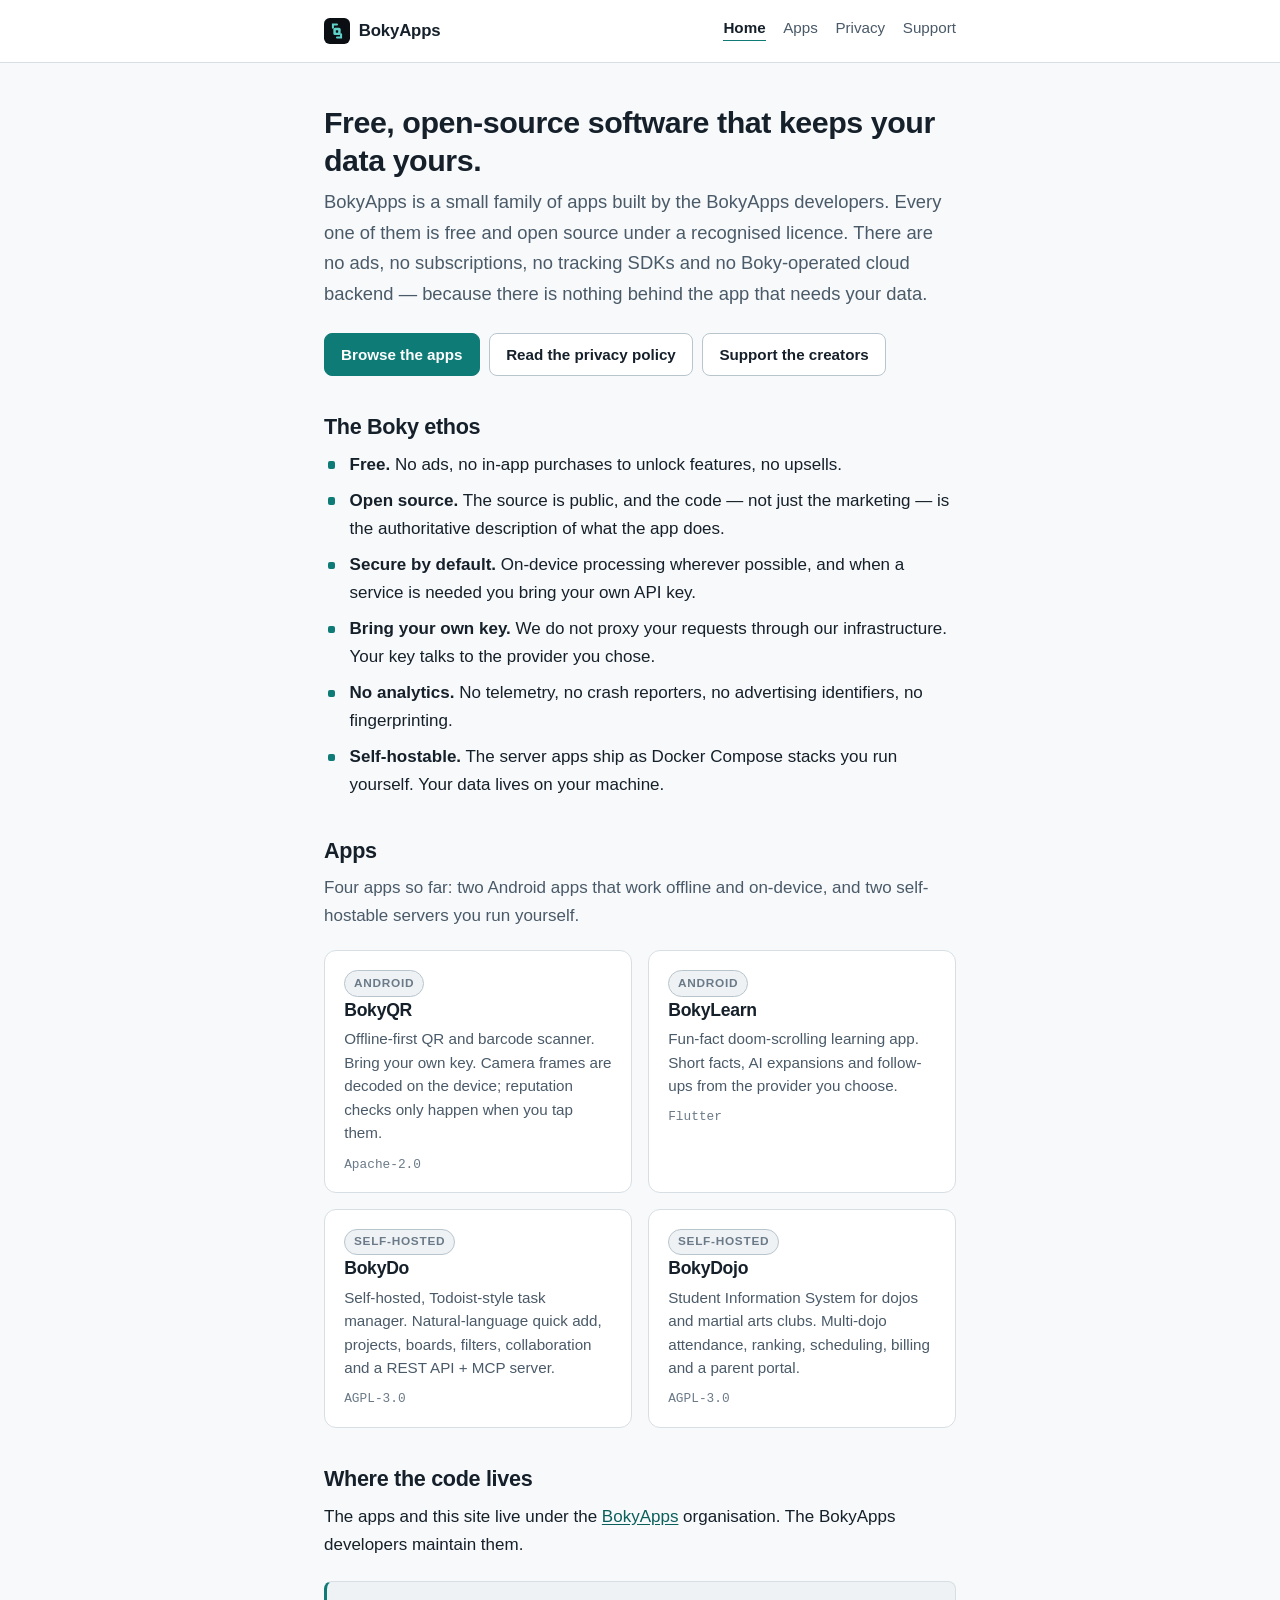
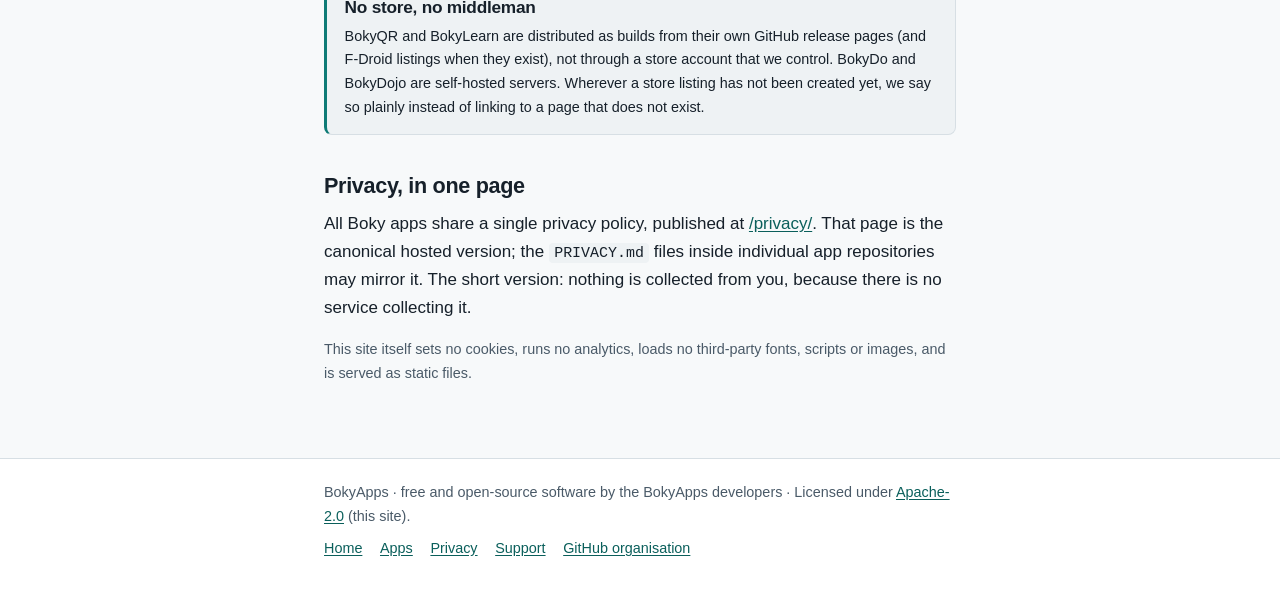
<file: index.html>
<!DOCTYPE html>
<html lang="en">
<head>
<meta charset="utf-8">
<meta name="viewport" content="width=device-width, initial-scale=1">
<title>BokyApps — free, open-source apps with no ads and no tracking</title>
<meta name="description" content="BokyApps makes free, open-source, ad-free software: on-device Android apps and self-hostable servers. No ads, no tracking, bring your own key.">
<link rel="icon" href="/assets/favicon.svg" type="image/svg+xml">
<link rel="stylesheet" href="/assets/style.css">
</head>
<body>
<a class="skip-link" href="#main">Skip to main content</a>
<div class="page">

<header class="site-header">
  <div class="wrap">
    <a class="brand" href="/">
      <svg viewBox="0 0 64 64" aria-hidden="true" focusable="false">
        <rect width="64" height="64" rx="14" fill="#0b0f14"/>
        <g fill="none" stroke="#5fd3c9" stroke-width="5" stroke-linecap="round">
          <path d="M22 24V16h10"/><path d="M42 40v8H32"/>
        </g>
        <rect x="23" y="24" width="18" height="18" rx="4" fill="#5fd3c9"/>
        <rect x="29" y="30" width="6" height="6" rx="1.5" fill="#0b0f14"/>
      </svg>
      <span>BokyApps</span>
    </a>
    <nav class="nav" aria-label="Main">
      <ul>
        <li><a href="/" aria-current="page">Home</a></li>
        <li><a href="/#apps">Apps</a></li>
        <li><a href="/privacy/">Privacy</a></li>
        <li><a href="/support/">Support</a></li>
      </ul>
    </nav>
  </div>
</header>

<main id="main">
  <div class="wrap">

    <h1>Free, open-source software that keeps your data yours.</h1>
    <p class="lede">
      BokyApps is a small family of apps built by the BokyApps developers. Every one of them is free
      and open source under a recognised licence. There are no ads, no subscriptions,
      no tracking SDKs and no Boky-operated cloud backend — because there is nothing
      behind the app that needs your data.
    </p>

    <div class="btn-row">
      <a class="btn btn-primary" href="#apps">Browse the apps</a>
      <a class="btn" href="/privacy/">Read the privacy policy</a>
      <a class="btn" href="/support/">Support the creators</a>
    </div>

    <h2 id="ethos">The Boky ethos</h2>
    <ul class="checklist">
      <li><strong>Free.</strong> No ads, no in-app purchases to unlock features, no upsells.</li>
      <li><strong>Open source.</strong> The source is public, and the code — not just the marketing — is the authoritative description of what the app does.</li>
      <li><strong>Secure by default.</strong> On-device processing wherever possible, and when a service is needed you bring your own API key.</li>
      <li><strong>Bring your own key.</strong> We do not proxy your requests through our infrastructure. Your key talks to the provider you chose.</li>
      <li><strong>No analytics.</strong> No telemetry, no crash reporters, no advertising identifiers, no fingerprinting.</li>
      <li><strong>Self-hostable.</strong> The server apps ship as Docker Compose stacks you run yourself. Your data lives on your machine.</li>
    </ul>

    <h2 id="apps">Apps</h2>
    <p class="muted">
      Four apps so far: two Android apps that work offline and on-device, and two
      self-hostable servers you run yourself.
    </p>

    <div class="card-grid">
      <a class="card" href="/apps/bokyqr/">
        <span class="pill">Android</span>
        <h3>BokyQR</h3>
        <p>Offline-first QR and barcode scanner. Bring your own key.
           Camera frames are decoded on the device; reputation checks only happen
           when you tap them.</p>
        <p class="meta">Apache-2.0</p>
      </a>

      <a class="card" href="/apps/bokylearn/">
        <span class="pill">Android</span>
        <h3>BokyLearn</h3>
        <p>Fun-fact doom-scrolling learning app. Short facts, AI expansions and
           follow-ups from the provider you choose.</p>
        <p class="meta">Flutter</p>
      </a>

      <a class="card" href="/apps/bokydo/">
        <span class="pill">Self-hosted</span>
        <h3>BokyDo</h3>
        <p>Self-hosted, Todoist-style task manager. Natural-language quick add,
           projects, boards, filters, collaboration and a REST API + MCP server.</p>
        <p class="meta">AGPL-3.0</p>
      </a>

      <a class="card" href="/apps/bokydojo/">
        <span class="pill">Self-hosted</span>
        <h3>BokyDojo</h3>
        <p>Student Information System for dojos and martial arts clubs.
           Multi-dojo attendance, ranking, scheduling, billing and a parent portal.</p>
        <p class="meta">AGPL-3.0</p>
      </a>
    </div>

    <h2>Where the code lives</h2>
    <p>
      The apps and this site live under the
      <a href="https://github.com/BokyApps" rel="noopener">BokyApps</a> organisation.
      The BokyApps developers maintain them.
    </p>

    <div class="note">
      <h3>No store, no middleman</h3>
      <p class="small">
        BokyQR and BokyLearn are distributed as builds from their own GitHub release
        pages (and F-Droid listings when they exist), not through a store account that
        we control. BokyDo and BokyDojo are self-hosted servers. Wherever a store
        listing has not been created yet, we say so plainly instead of linking to a
        page that does not exist.
      </p>
    </div>

    <h2>Privacy, in one page</h2>
    <p>
      All Boky apps share a single privacy policy, published at
      <a href="/privacy/">/privacy/</a>. That page is the canonical hosted version;
      the <code>PRIVACY.md</code> files inside individual app repositories may mirror
      it. The short version: nothing is collected from you, because there is no
      service collecting it.
    </p>
    <p class="small muted">
      This site itself sets no cookies, runs no analytics, loads no third-party
      fonts, scripts or images, and is served as static files.
    </p>

  </div>
</main>

<footer class="site-footer">
  <div class="wrap">
    <p>
      BokyApps &middot; free and open-source software by the BokyApps developers &middot;
      Licensed under <a href="https://www.apache.org/licenses/LICENSE-2.0" rel="noopener">Apache-2.0</a> (this site).
    </p>
    <ul>
      <li><a href="/">Home</a></li>
      <li><a href="/#apps">Apps</a></li>
      <li><a href="/privacy/">Privacy</a></li>
      <li><a href="/support/">Support</a></li>
      <li><a href="https://github.com/BokyApps" rel="noopener">GitHub organisation</a></li>
    </ul>
  </div>
</footer>

</div>
</body>
</html>
</file>
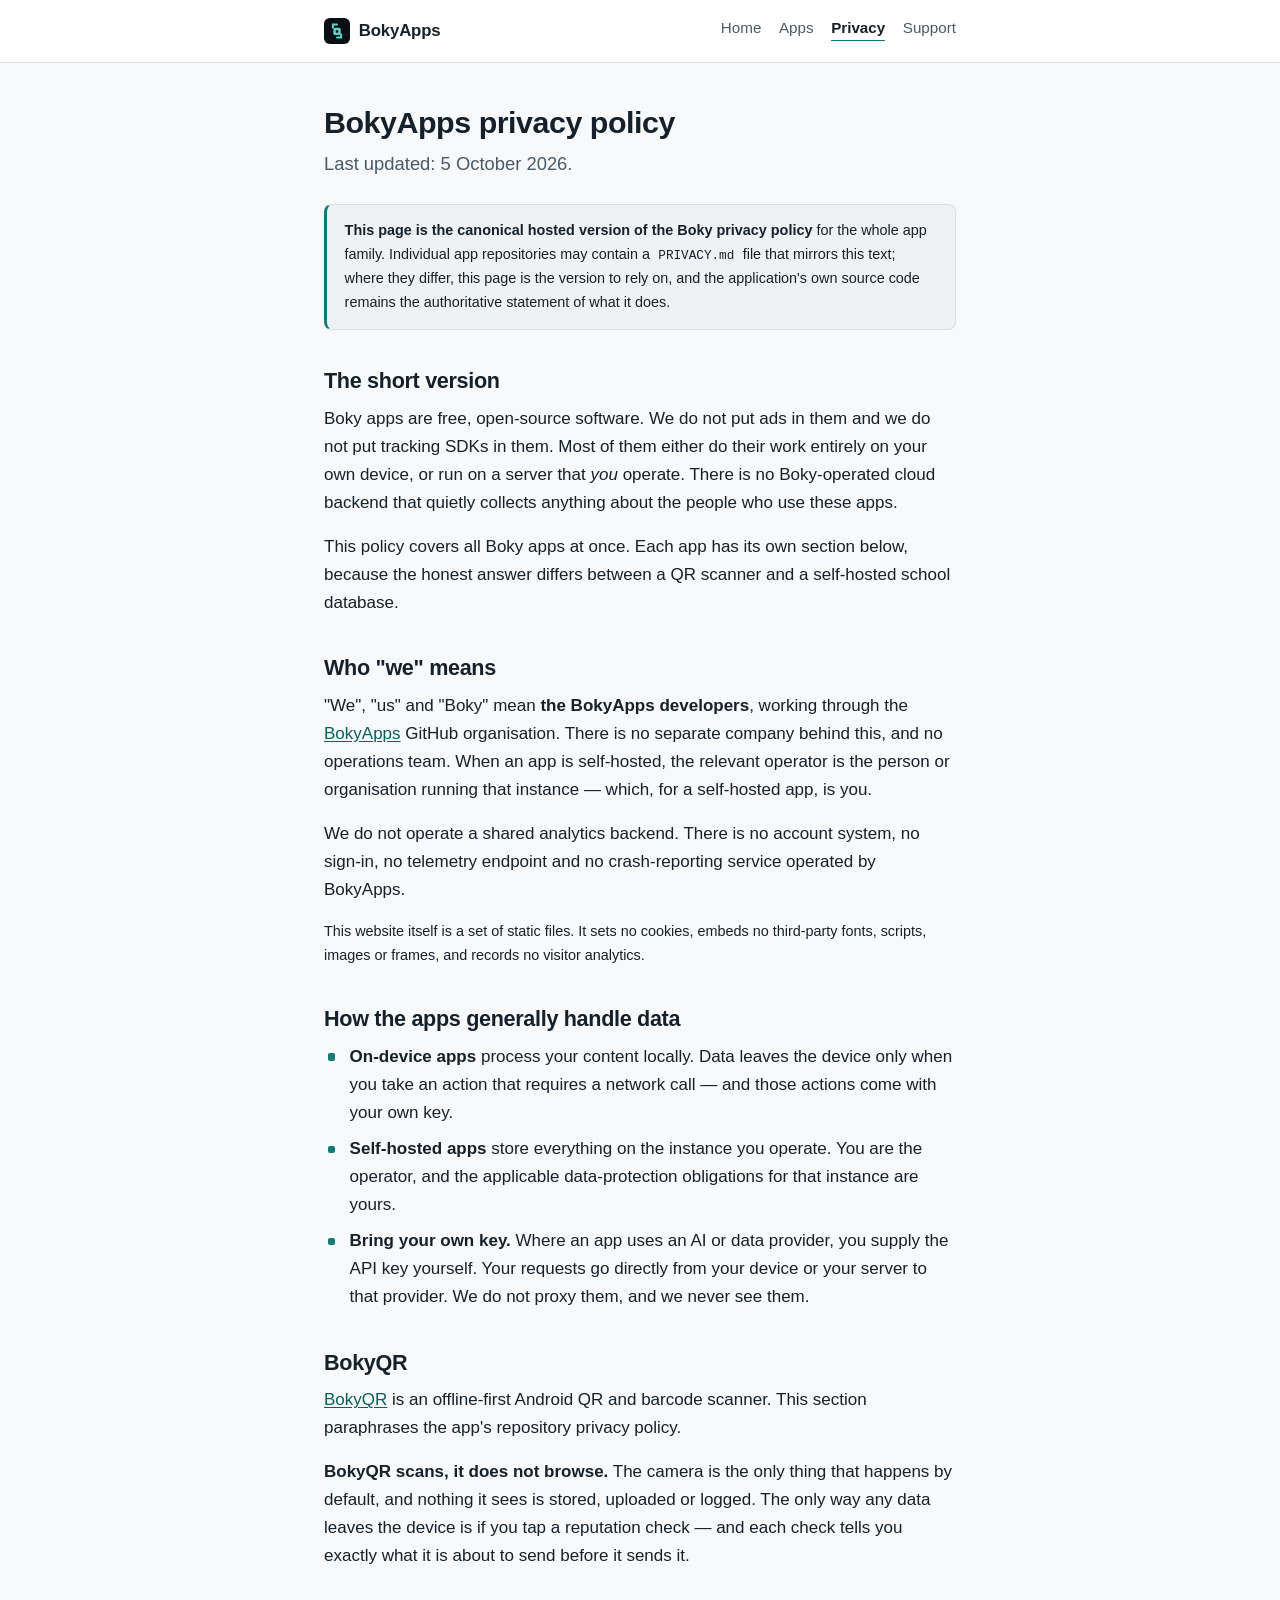
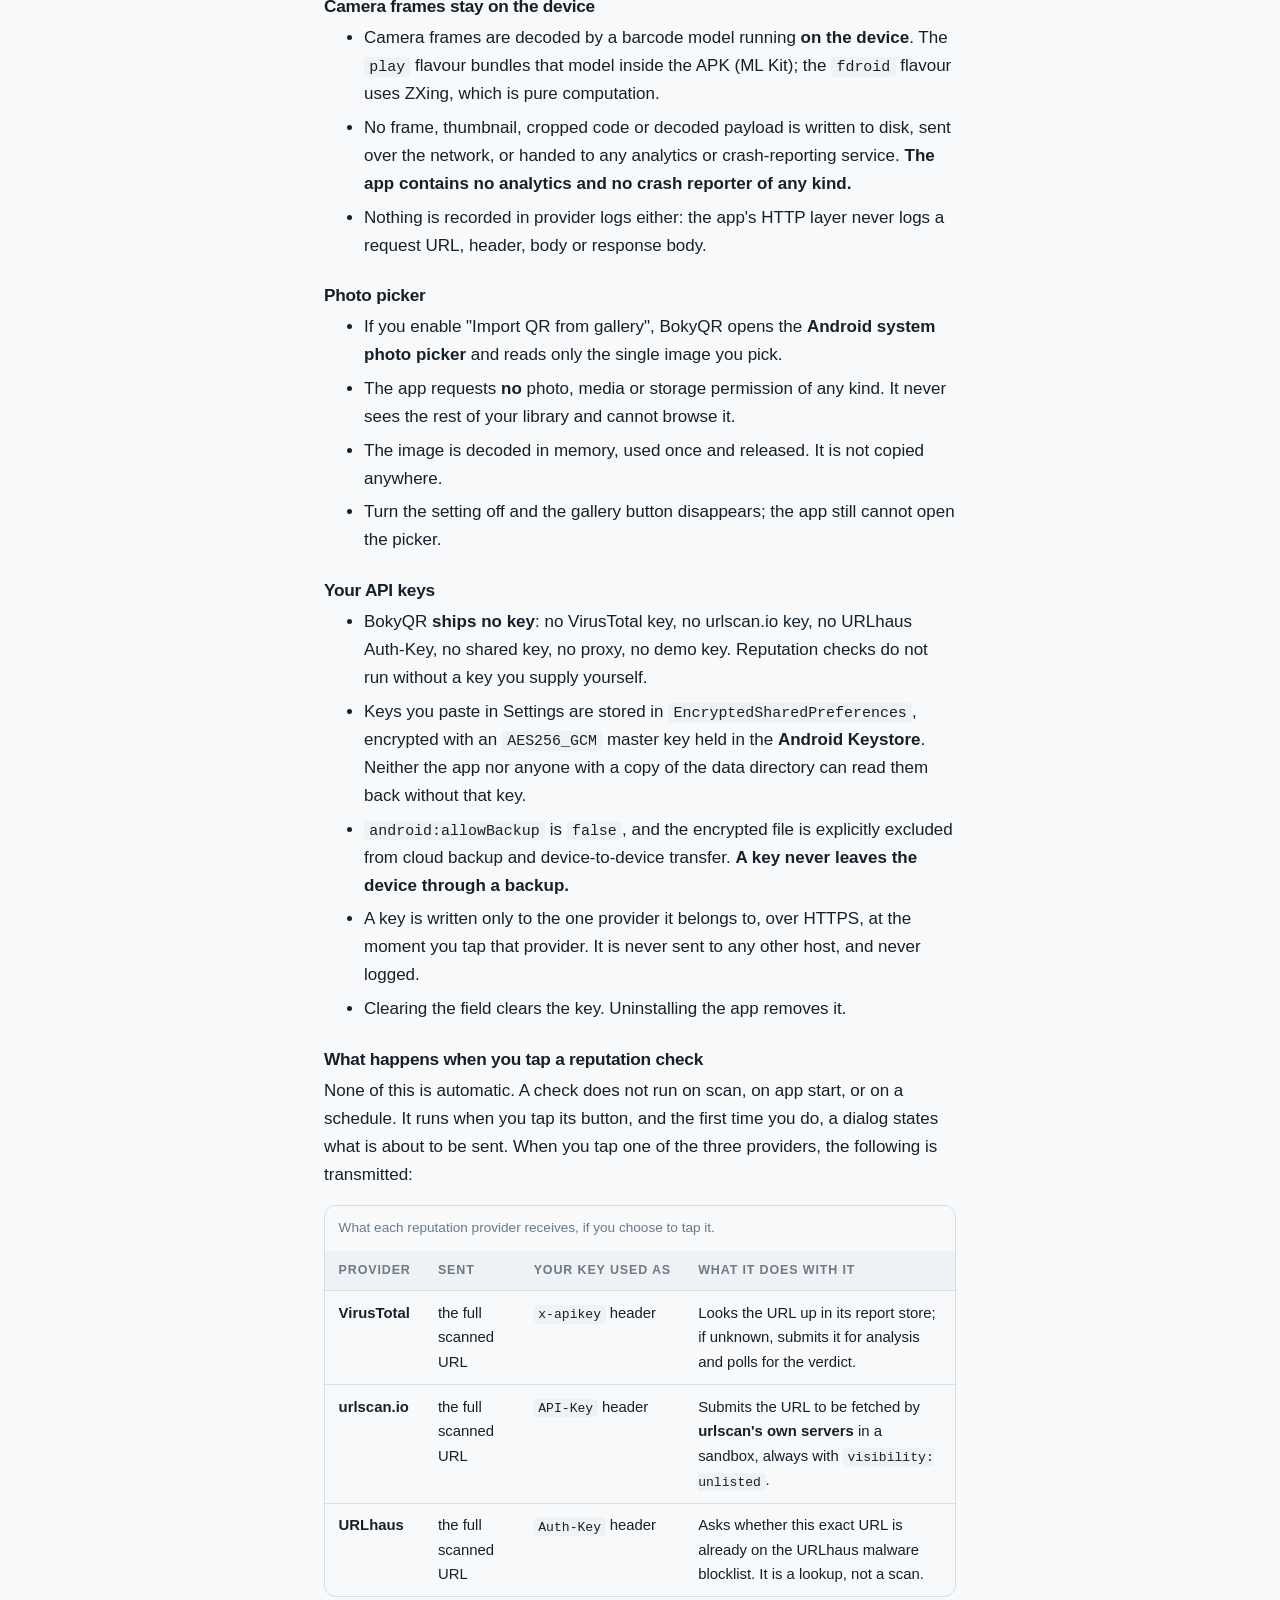
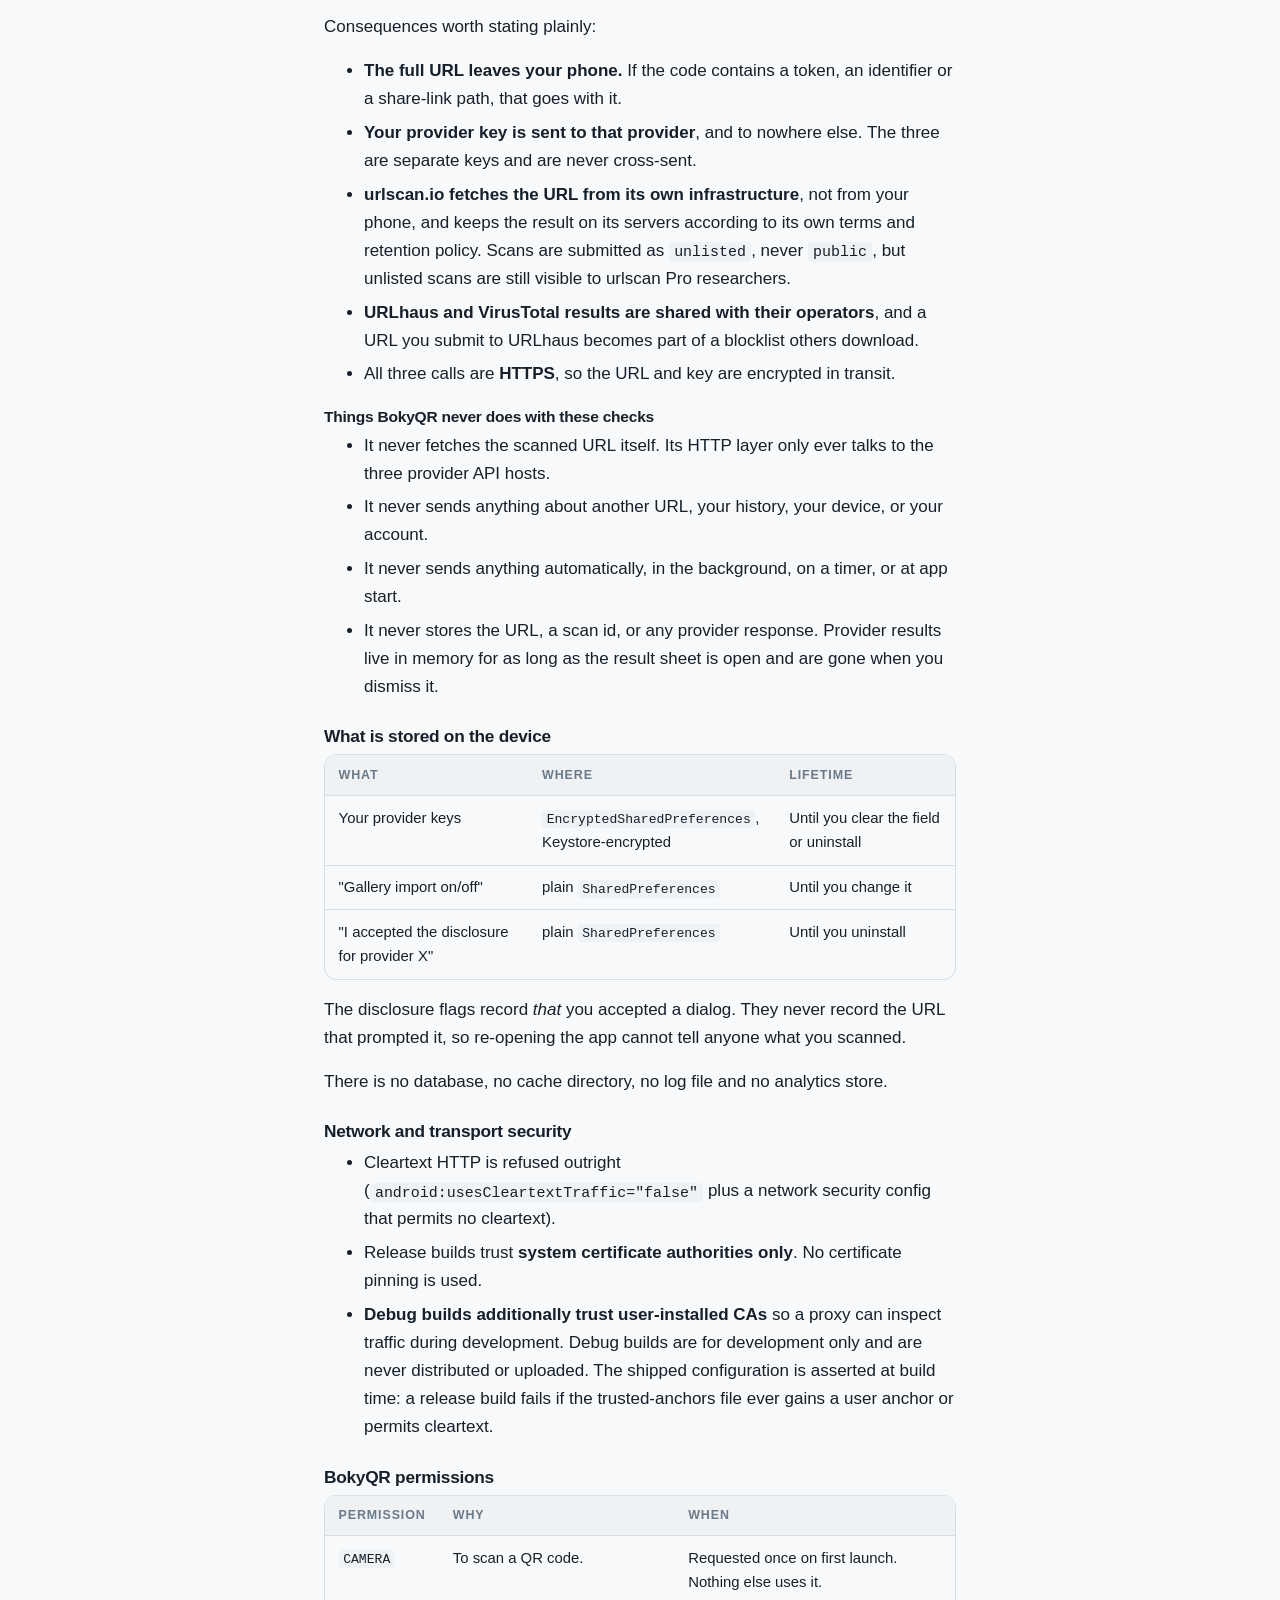
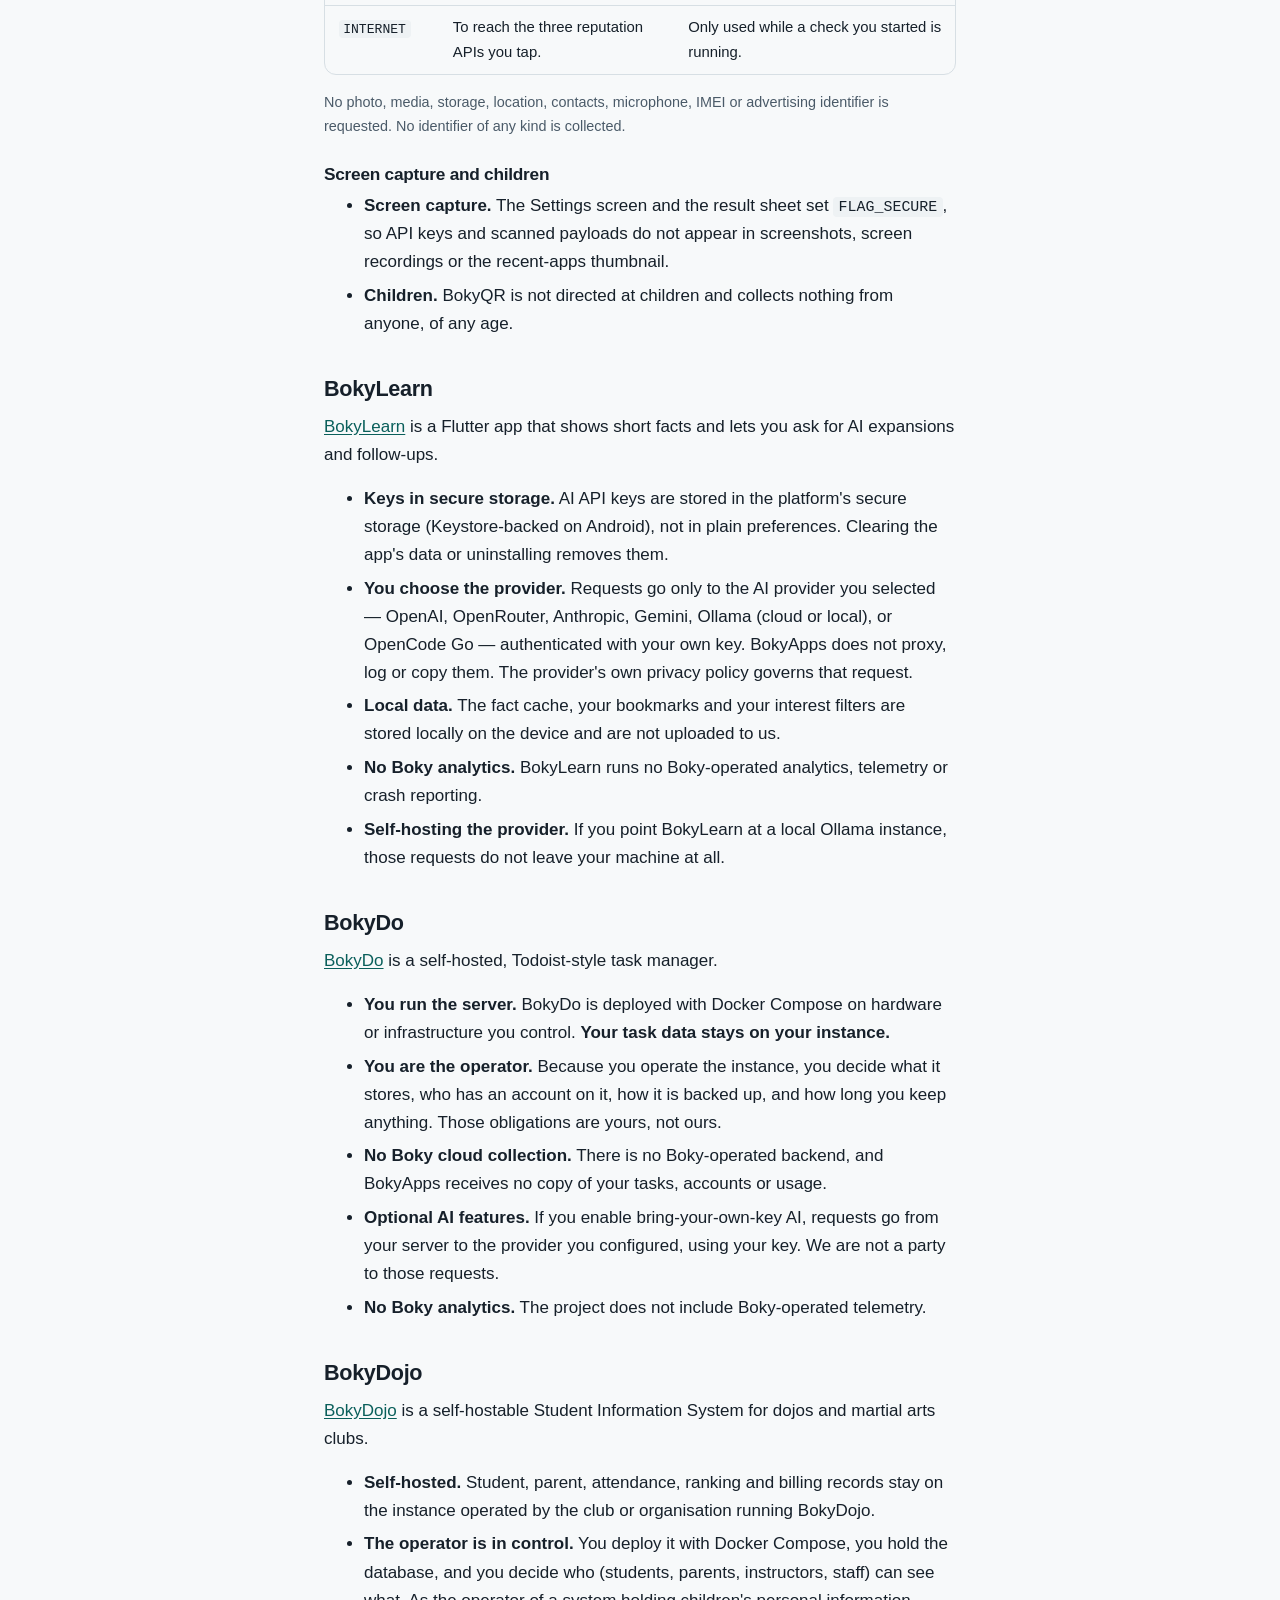
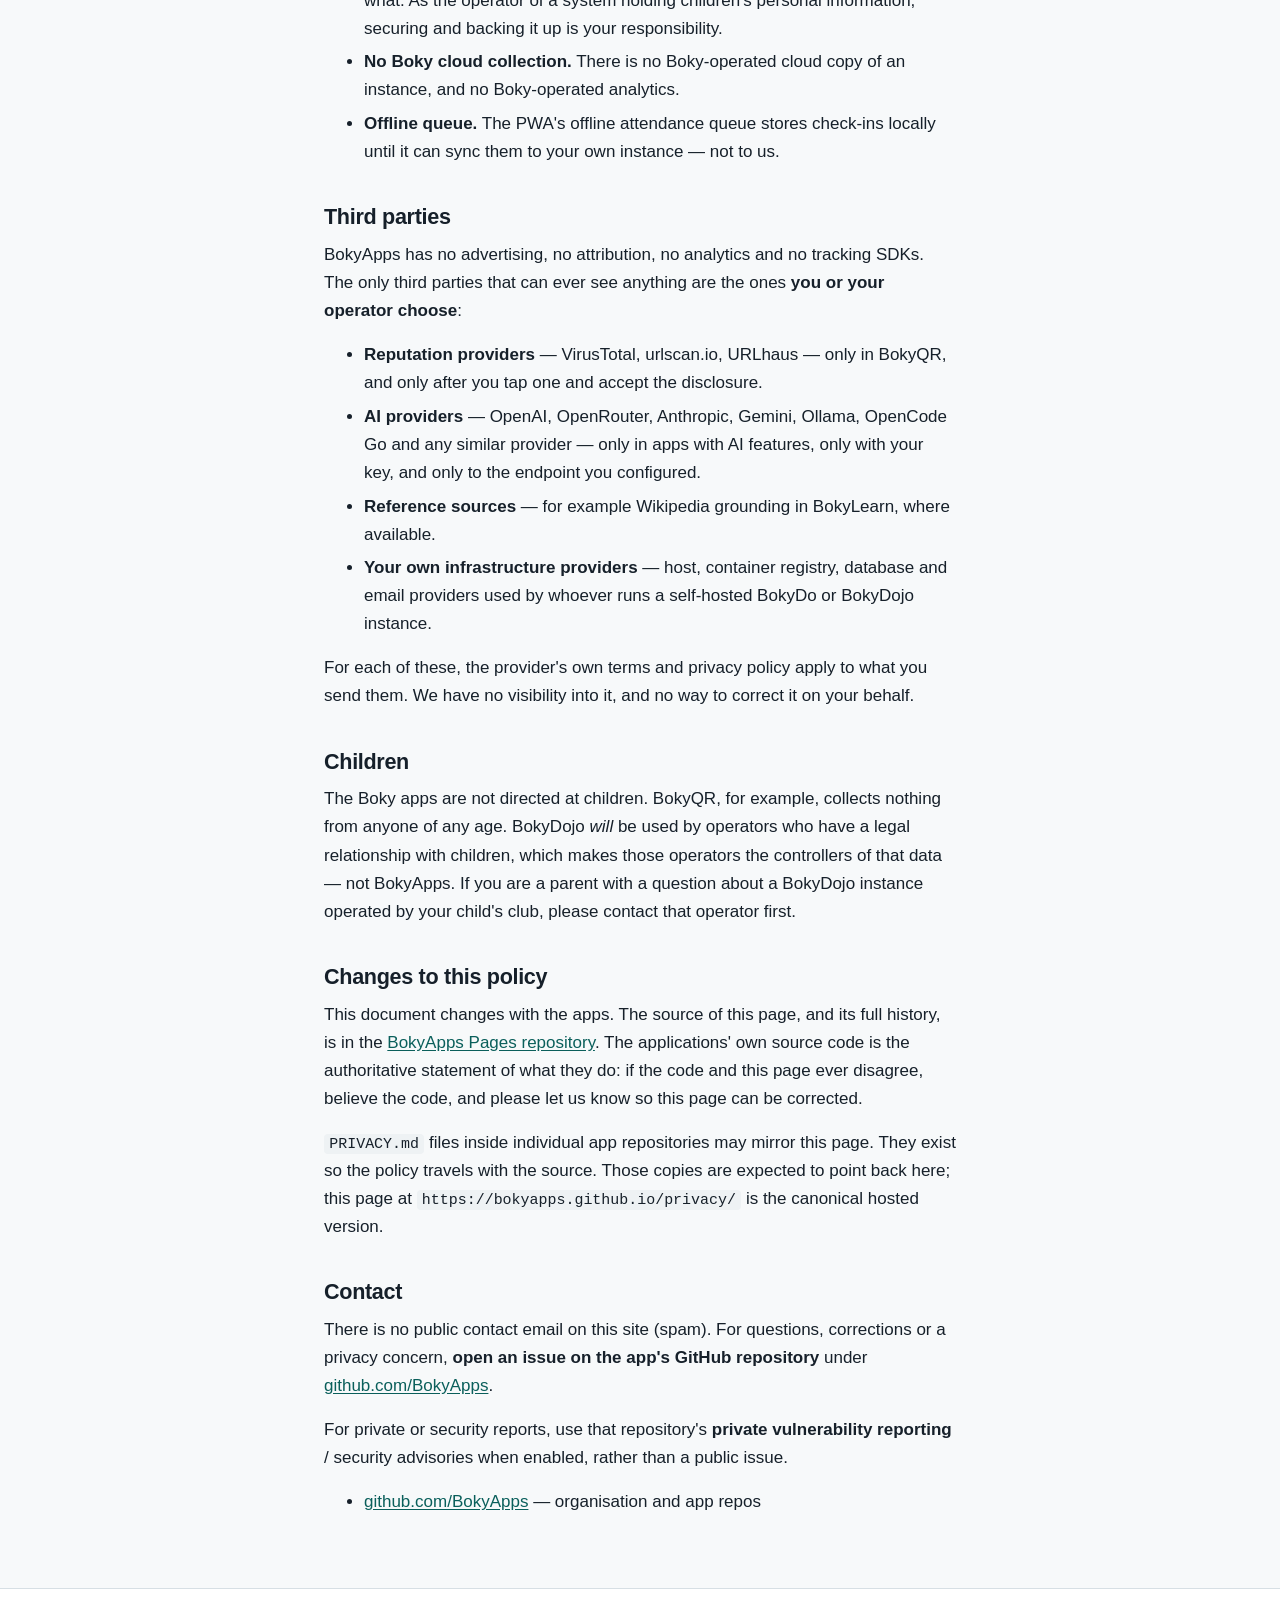
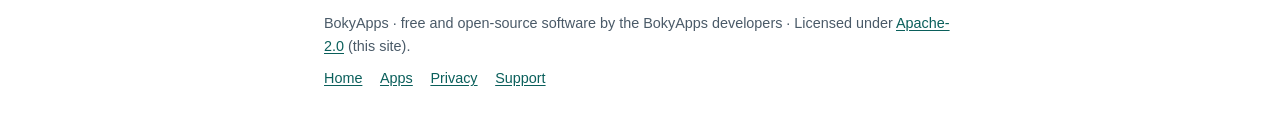
<file: privacy/index.html>
<!DOCTYPE html>
<html lang="en">
<head>
<meta charset="utf-8">
<meta name="viewport" content="width=device-width, initial-scale=1">
<title>Privacy policy — BokyApps</title>
<meta name="description" content="The single privacy policy for all Boky apps: BokyQR, BokyDo, BokyLearn and BokyDojo. No ads, no tracking, no Boky-operated cloud backend.">
<link rel="icon" href="/assets/favicon.svg" type="image/svg+xml">
<link rel="canonical" href="https://bokyapps.github.io/privacy/">
<link rel="stylesheet" href="/assets/style.css">
</head>
<body>
<a class="skip-link" href="#main">Skip to main content</a>
<div class="page">

<header class="site-header">
  <div class="wrap">
    <a class="brand" href="/">
      <svg viewBox="0 0 64 64" aria-hidden="true" focusable="false">
        <rect width="64" height="64" rx="14" fill="#0b0f14"/>
        <g fill="none" stroke="#5fd3c9" stroke-width="5" stroke-linecap="round">
          <path d="M22 24V16h10"/><path d="M42 40v8H32"/>
        </g>
        <rect x="23" y="24" width="18" height="18" rx="4" fill="#5fd3c9"/>
        <rect x="29" y="30" width="6" height="6" rx="1.5" fill="#0b0f14"/>
      </svg>
      <span>BokyApps</span>
    </a>
    <nav class="nav" aria-label="Main">
      <ul>
        <li><a href="/">Home</a></li>
        <li><a href="/#apps">Apps</a></li>
        <li><a href="/privacy/" aria-current="page">Privacy</a></li>
        <li><a href="/support/">Support</a></li>
      </ul>
    </nav>
  </div>
</header>

<main id="main">
  <div class="wrap">

    <h1>BokyApps privacy policy</h1>
    <p class="lede">Last updated: 5 October 2026.</p>

    <div class="note">
      <p class="small">
        <strong>This page is the canonical hosted version of the Boky privacy policy</strong>
        for the whole app family. Individual app repositories may contain a
        <code>PRIVACY.md</code> file that mirrors this text; where they differ, this page is
        the version to rely on, and the application's own source code remains the
        authoritative statement of what it does.
      </p>
    </div>

    <h2 id="intro">The short version</h2>
    <p>
      Boky apps are free, open-source software. We do not put ads in them and we do not put
      tracking SDKs in them. Most of them either do their work entirely on your own device,
      or run on a server that <em>you</em> operate. There is no Boky-operated cloud backend
      that quietly collects anything about the people who use these apps.
    </p>
    <p>
      This policy covers all Boky apps at once. Each app has its own section below, because
      the honest answer differs between a QR scanner and a self-hosted school database.
    </p>

    <h2 id="who-we-are">Who "we" means</h2>
    <p>
      "We", "us" and "Boky" mean <strong>the BokyApps developers</strong>, working through the
      <a href="https://github.com/BokyApps" rel="noopener">BokyApps</a> GitHub organisation.
      There is no separate company behind this, and no operations team. When an app is
      self-hosted, the relevant operator is the person or organisation running that
      instance &mdash; which, for a self-hosted app, is you.
    </p>
    <p>
      We do not operate a shared analytics backend. There is no account system, no sign-in,
      no telemetry endpoint and no crash-reporting service operated by BokyApps.
    </p>
    <p class="small">
      This website itself is a set of static files. It sets no cookies, embeds no
      third-party fonts, scripts, images or frames, and records no visitor analytics.
    </p>

    <h2 id="general">How the apps generally handle data</h2>
    <ul class="checklist">
      <li><strong>On-device apps</strong> process your content locally. Data leaves the device only when you take an action that requires a network call &mdash; and those actions come with your own key.</li>
      <li><strong>Self-hosted apps</strong> store everything on the instance you operate. You are the operator, and the applicable data-protection obligations for that instance are yours.</li>
      <li><strong>Bring your own key.</strong> Where an app uses an AI or data provider, you supply the API key yourself. Your requests go directly from your device or your server to that provider. We do not proxy them, and we never see them.</li>
    </ul>

    <h2 id="bokyqr">BokyQR</h2>
    <p>
      <a href="https://github.com/BokyApps/BokyQR" rel="noopener">BokyQR</a> is an
      offline-first Android QR and barcode scanner. This section paraphrases the app's
      repository privacy policy.
    </p>
    <p>
      <strong>BokyQR scans, it does not browse.</strong> The camera is the only thing that
      happens by default, and nothing it sees is stored, uploaded or logged. The only way
      any data leaves the device is if you tap a reputation check &mdash; and each check
      tells you exactly what it is about to send before it sends it.
    </p>

    <h3>Camera frames stay on the device</h3>
    <ul>
      <li>Camera frames are decoded by a barcode model running <strong>on the device</strong>. The <code>play</code> flavour bundles that model inside the APK (ML Kit); the <code>fdroid</code> flavour uses ZXing, which is pure computation.</li>
      <li>No frame, thumbnail, cropped code or decoded payload is written to disk, sent over the network, or handed to any analytics or crash-reporting service. <strong>The app contains no analytics and no crash reporter of any kind.</strong></li>
      <li>Nothing is recorded in provider logs either: the app's HTTP layer never logs a request URL, header, body or response body.</li>
    </ul>

    <h3>Photo picker</h3>
    <ul>
      <li>If you enable "Import QR from gallery", BokyQR opens the <strong>Android system photo picker</strong> and reads only the single image you pick.</li>
      <li>The app requests <strong>no</strong> photo, media or storage permission of any kind. It never sees the rest of your library and cannot browse it.</li>
      <li>The image is decoded in memory, used once and released. It is not copied anywhere.</li>
      <li>Turn the setting off and the gallery button disappears; the app still cannot open the picker.</li>
    </ul>

    <h3>Your API keys</h3>
    <ul>
      <li>BokyQR <strong>ships no key</strong>: no VirusTotal key, no urlscan.io key, no URLhaus Auth-Key, no shared key, no proxy, no demo key. Reputation checks do not run without a key you supply yourself.</li>
      <li>Keys you paste in Settings are stored in <code>EncryptedSharedPreferences</code>, encrypted with an <code>AES256_GCM</code> master key held in the <strong>Android Keystore</strong>. Neither the app nor anyone with a copy of the data directory can read them back without that key.</li>
      <li><code>android:allowBackup</code> is <code>false</code>, and the encrypted file is explicitly excluded from cloud backup and device-to-device transfer. <strong>A key never leaves the device through a backup.</strong></li>
      <li>A key is written only to the one provider it belongs to, over HTTPS, at the moment you tap that provider. It is never sent to any other host, and never logged.</li>
      <li>Clearing the field clears the key. Uninstalling the app removes it.</li>
    </ul>

    <h3>What happens when you tap a reputation check</h3>
    <p>
      None of this is automatic. A check does not run on scan, on app start, or on a
      schedule. It runs when you tap its button, and the first time you do, a dialog states
      what is about to be sent. When you tap one of the three providers, the following is
      transmitted:
    </p>
    <div class="table-scroll">
      <table>
        <caption>What each reputation provider receives, if you choose to tap it.</caption>
        <thead>
          <tr>
            <th scope="col">Provider</th>
            <th scope="col">Sent</th>
            <th scope="col">Your key used as</th>
            <th scope="col">What it does with it</th>
          </tr>
        </thead>
        <tbody>
          <tr>
            <td><strong>VirusTotal</strong></td>
            <td>the full scanned URL</td>
            <td><code>x-apikey</code> header</td>
            <td>Looks the URL up in its report store; if unknown, submits it for analysis and polls for the verdict.</td>
          </tr>
          <tr>
            <td><strong>urlscan.io</strong></td>
            <td>the full scanned URL</td>
            <td><code>API-Key</code> header</td>
            <td>Submits the URL to be fetched by <strong>urlscan's own servers</strong> in a sandbox, always with <code>visibility: unlisted</code>.</td>
          </tr>
          <tr>
            <td><strong>URLhaus</strong></td>
            <td>the full scanned URL</td>
            <td><code>Auth-Key</code> header</td>
            <td>Asks whether this exact URL is already on the URLhaus malware blocklist. It is a lookup, not a scan.</td>
          </tr>
        </tbody>
      </table>
    </div>

    <p>Consequences worth stating plainly:</p>
    <ul>
      <li><strong>The full URL leaves your phone.</strong> If the code contains a token, an identifier or a share-link path, that goes with it.</li>
      <li><strong>Your provider key is sent to that provider</strong>, and to nowhere else. The three are separate keys and are never cross-sent.</li>
      <li><strong>urlscan.io fetches the URL from its own infrastructure</strong>, not from your phone, and keeps the result on its servers according to its own terms and retention policy. Scans are submitted as <code>unlisted</code>, never <code>public</code>, but unlisted scans are still visible to urlscan Pro researchers.</li>
      <li><strong>URLhaus and VirusTotal results are shared with their operators</strong>, and a URL you submit to URLhaus becomes part of a blocklist others download.</li>
      <li>All three calls are <strong>HTTPS</strong>, so the URL and key are encrypted in transit.</li>
    </ul>

    <h4>Things BokyQR never does with these checks</h4>
    <ul>
      <li>It never fetches the scanned URL itself. Its HTTP layer only ever talks to the three provider API hosts.</li>
      <li>It never sends anything about another URL, your history, your device, or your account.</li>
      <li>It never sends anything automatically, in the background, on a timer, or at app start.</li>
      <li>It never stores the URL, a scan id, or any provider response. Provider results live in memory for as long as the result sheet is open and are gone when you dismiss it.</li>
    </ul>

    <h3>What is stored on the device</h3>
    <div class="table-scroll">
      <table>
        <thead>
          <tr><th scope="col">What</th><th scope="col">Where</th><th scope="col">Lifetime</th></tr>
        </thead>
        <tbody>
          <tr>
            <td>Your provider keys</td>
            <td><code>EncryptedSharedPreferences</code>, Keystore-encrypted</td>
            <td>Until you clear the field or uninstall</td>
          </tr>
          <tr>
            <td>"Gallery import on/off"</td>
            <td>plain <code>SharedPreferences</code></td>
            <td>Until you change it</td>
          </tr>
          <tr>
            <td>"I accepted the disclosure for provider X"</td>
            <td>plain <code>SharedPreferences</code></td>
            <td>Until you uninstall</td>
          </tr>
        </tbody>
      </table>
    </div>
    <p>
      The disclosure flags record <em>that</em> you accepted a dialog. They never record the
      URL that prompted it, so re-opening the app cannot tell anyone what you scanned.
    </p>
    <p>There is no database, no cache directory, no log file and no analytics store.</p>

    <h3>Network and transport security</h3>
    <ul>
      <li>Cleartext HTTP is refused outright (<code>android:usesCleartextTraffic="false"</code> plus a network security config that permits no cleartext).</li>
      <li>Release builds trust <strong>system certificate authorities only</strong>. No certificate pinning is used.</li>
      <li><strong>Debug builds additionally trust user-installed CAs</strong> so a proxy can inspect traffic during development. Debug builds are for development only and are never distributed or uploaded. The shipped configuration is asserted at build time: a release build fails if the trusted-anchors file ever gains a user anchor or permits cleartext.</li>
    </ul>

    <h3>BokyQR permissions</h3>
    <div class="table-scroll">
      <table>
        <thead>
          <tr><th scope="col">Permission</th><th scope="col">Why</th><th scope="col">When</th></tr>
        </thead>
        <tbody>
          <tr>
            <td><code>CAMERA</code></td>
            <td>To scan a QR code.</td>
            <td>Requested once on first launch. Nothing else uses it.</td>
          </tr>
          <tr>
            <td><code>INTERNET</code></td>
            <td>To reach the three reputation APIs you tap.</td>
            <td>Only used while a check you started is running.</td>
          </tr>
        </tbody>
      </table>
    </div>
    <p class="small muted">
      No photo, media, storage, location, contacts, microphone, IMEI or advertising identifier
      is requested. No identifier of any kind is collected.
    </p>

    <h3>Screen capture and children</h3>
    <ul>
      <li><strong>Screen capture.</strong> The Settings screen and the result sheet set <code>FLAG_SECURE</code>, so API keys and scanned payloads do not appear in screenshots, screen recordings or the recent-apps thumbnail.</li>
      <li><strong>Children.</strong> BokyQR is not directed at children and collects nothing from anyone, of any age.</li>
    </ul>

    <h2 id="bokylearn">BokyLearn</h2>
    <p>
      <a href="https://github.com/BokyApps/BokyLearn" rel="noopener">BokyLearn</a> is a
      Flutter app that shows short facts and lets you ask for AI expansions and follow-ups.
    </p>
    <ul>
      <li><strong>Keys in secure storage.</strong> AI API keys are stored in the platform's secure storage (Keystore-backed on Android), not in plain preferences. Clearing the app's data or uninstalling removes them.</li>
      <li><strong>You choose the provider.</strong> Requests go only to the AI provider you selected &mdash; OpenAI, OpenRouter, Anthropic, Gemini, Ollama (cloud or local), or OpenCode Go &mdash; authenticated with your own key. BokyApps does not proxy, log or copy them. The provider's own privacy policy governs that request.</li>
      <li><strong>Local data.</strong> The fact cache, your bookmarks and your interest filters are stored locally on the device and are not uploaded to us.</li>
      <li><strong>No Boky analytics.</strong> BokyLearn runs no Boky-operated analytics, telemetry or crash reporting.</li>
      <li><strong>Self-hosting the provider.</strong> If you point BokyLearn at a local Ollama instance, those requests do not leave your machine at all.</li>
    </ul>

    <h2 id="bokydo">BokyDo</h2>
    <p>
      <a href="https://github.com/BokyApps/BokyDo" rel="noopener">BokyDo</a> is a
      self-hosted, Todoist-style task manager.
    </p>
    <ul>
      <li><strong>You run the server.</strong> BokyDo is deployed with Docker Compose on hardware or infrastructure you control. <strong>Your task data stays on your instance.</strong></li>
      <li><strong>You are the operator.</strong> Because you operate the instance, you decide what it stores, who has an account on it, how it is backed up, and how long you keep anything. Those obligations are yours, not ours.</li>
      <li><strong>No Boky cloud collection.</strong> There is no Boky-operated backend, and BokyApps receives no copy of your tasks, accounts or usage.</li>
      <li><strong>Optional AI features.</strong> If you enable bring-your-own-key AI, requests go from your server to the provider you configured, using your key. We are not a party to those requests.</li>
      <li><strong>No Boky analytics.</strong> The project does not include Boky-operated telemetry.</li>
    </ul>

    <h2 id="bokydojo">BokyDojo</h2>
    <p>
      <a href="https://github.com/BokyApps/BokyDojo" rel="noopener">BokyDojo</a> is a
      self-hostable Student Information System for dojos and martial arts clubs.
    </p>
    <ul>
      <li><strong>Self-hosted.</strong> Student, parent, attendance, ranking and billing records stay on the instance operated by the club or organisation running BokyDojo.</li>
      <li><strong>The operator is in control.</strong> You deploy it with Docker Compose, you hold the database, and you decide who (students, parents, instructors, staff) can see what. As the operator of a system holding children's personal information, securing and backing it up is your responsibility.</li>
      <li><strong>No Boky cloud collection.</strong> There is no Boky-operated cloud copy of an instance, and no Boky-operated analytics.</li>
      <li><strong>Offline queue.</strong> The PWA's offline attendance queue stores check-ins locally until it can sync them to your own instance &mdash; not to us.</li>
    </ul>

    <h2 id="third-parties">Third parties</h2>
    <p>
      BokyApps has no advertising, no attribution, no analytics and no tracking SDKs. The
      only third parties that can ever see anything are the ones <strong>you or your
      operator choose</strong>:
    </p>
    <ul>
      <li><strong>Reputation providers</strong> &mdash; VirusTotal, urlscan.io, URLhaus &mdash; only in BokyQR, and only after you tap one and accept the disclosure.</li>
      <li><strong>AI providers</strong> &mdash; OpenAI, OpenRouter, Anthropic, Gemini, Ollama, OpenCode Go and any similar provider &mdash; only in apps with AI features, only with your key, and only to the endpoint you configured.</li>
      <li><strong>Reference sources</strong> &mdash; for example Wikipedia grounding in BokyLearn, where available.</li>
      <li><strong>Your own infrastructure providers</strong> &mdash; host, container registry, database and email providers used by whoever runs a self-hosted BokyDo or BokyDojo instance.</li>
    </ul>
    <p>
      For each of these, the provider's own terms and privacy policy apply to what you send
      them. We have no visibility into it, and no way to correct it on your behalf.
    </p>

    <h2 id="children">Children</h2>
    <p>
      The Boky apps are not directed at children. BokyQR, for example, collects nothing from
      anyone of any age. BokyDojo <em>will</em> be used by operators who have a legal
      relationship with children, which makes those operators the controllers of that data
      &mdash; not BokyApps. If you are a parent with a question about a BokyDojo instance
      operated by your child's club, please contact that operator first.
    </p>

    <h2 id="changes">Changes to this policy</h2>
    <p>
      This document changes with the apps. The source of this page, and its full history,
      is in the <a href="https://github.com/BokyApps/bokyapps.github.io" rel="noopener">BokyApps
      Pages repository</a>. The applications' own source code is the authoritative statement
      of what they do: if the code and this page ever disagree, believe the code, and please
      let us know so this page can be corrected.
    </p>
    <p>
      <code>PRIVACY.md</code> files inside individual app repositories may mirror this page.
      They exist so the policy travels with the source. Those copies are expected to point
      back here; this page at <code>https://bokyapps.github.io/privacy/</code> is the
      canonical hosted version.
    </p>

    <h2 id="contact">Contact</h2>
    <p>
      There is no public contact email on this site (spam). For questions, corrections or a
      privacy concern, <strong>open an issue on the app's GitHub repository</strong> under
      <a href="https://github.com/BokyApps" rel="noopener">github.com/BokyApps</a>.
    </p>
    <p>
      For private or security reports, use that repository's
      <strong>private vulnerability reporting</strong> / security advisories when enabled,
      rather than a public issue.
    </p>
    <ul>
      <li><a href="https://github.com/BokyApps" rel="noopener">github.com/BokyApps</a> &mdash; organisation and app repos</li>
    </ul>

  </div>
</main>

<footer class="site-footer">
  <div class="wrap">
    <p>
      BokyApps &middot; free and open-source software by the BokyApps developers &middot;
      Licensed under <a href="https://www.apache.org/licenses/LICENSE-2.0" rel="noopener">Apache-2.0</a> (this site).
    </p>
    <ul>
      <li><a href="/">Home</a></li>
      <li><a href="/#apps">Apps</a></li>
      <li><a href="/privacy/" aria-current="page">Privacy</a></li>
      <li><a href="/support/">Support</a></li>
    </ul>
  </div>
</footer>

</div>
</body>
</html>
</file>
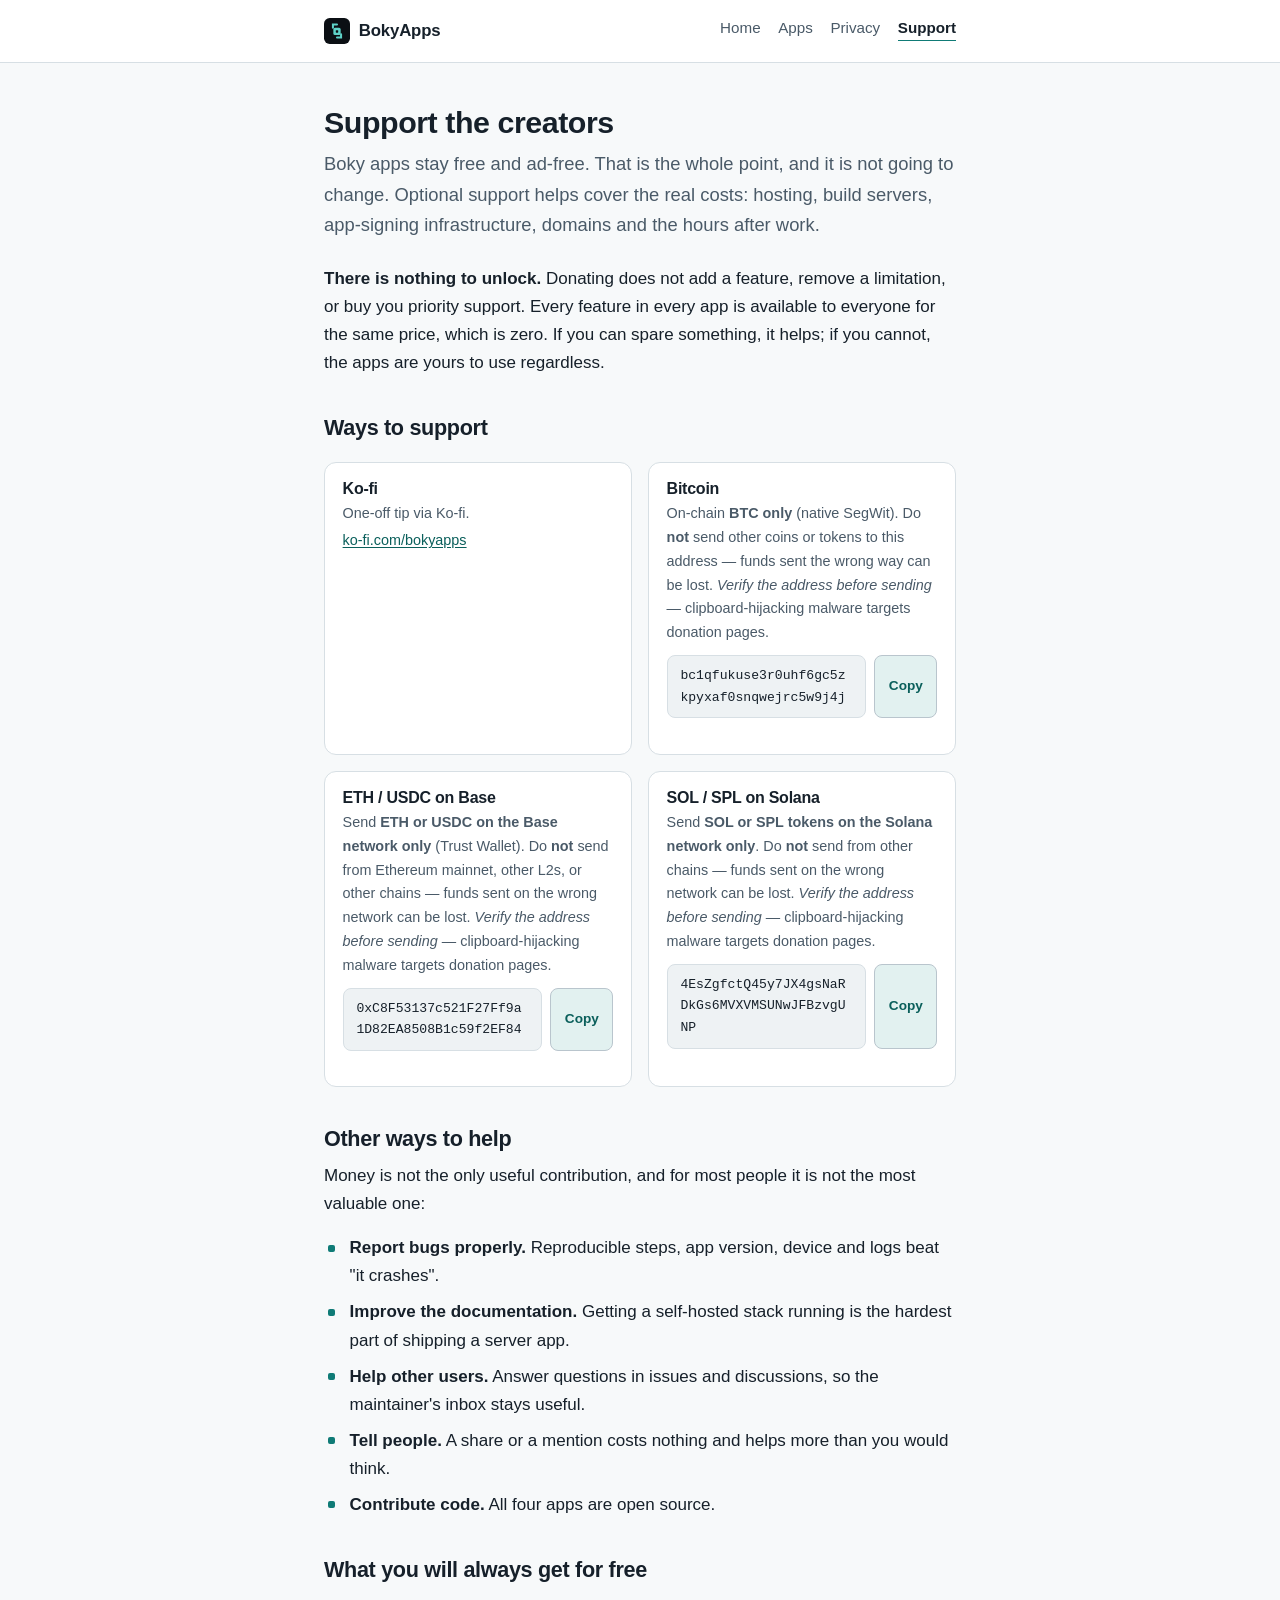
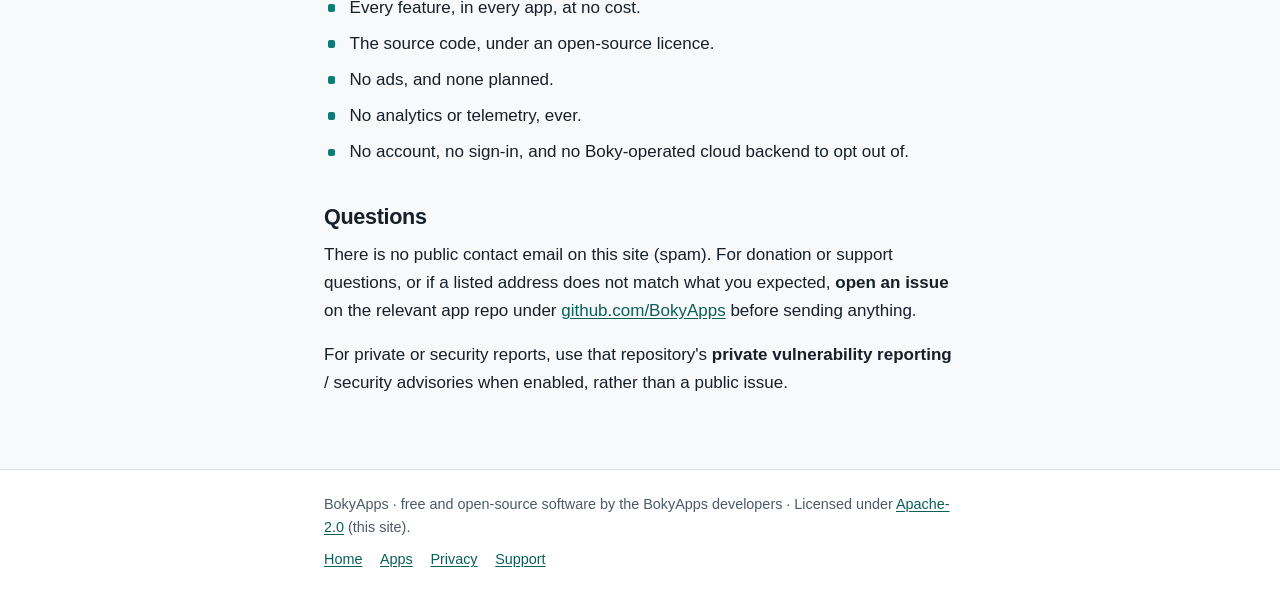
<file: support/index.html>
<!DOCTYPE html>
<html lang="en">
<head>
<meta charset="utf-8">
<meta name="viewport" content="width=device-width, initial-scale=1">
<title>Support the creators — BokyApps</title>
<meta name="description" content="Boky apps stay free, ad-free and open source. Optional donations help cover hosting and development time.">
<link rel="icon" href="/assets/favicon.svg" type="image/svg+xml">
<link rel="stylesheet" href="/assets/style.css">
</head>
<body>
<a class="skip-link" href="#main">Skip to main content</a>
<div class="page">

<header class="site-header">
  <div class="wrap">
    <a class="brand" href="/">
      <svg viewBox="0 0 64 64" aria-hidden="true" focusable="false">
        <rect width="64" height="64" rx="14" fill="#0b0f14"/>
        <g fill="none" stroke="#5fd3c9" stroke-width="5" stroke-linecap="round">
          <path d="M22 24V16h10"/><path d="M42 40v8H32"/>
        </g>
        <rect x="23" y="24" width="18" height="18" rx="4" fill="#5fd3c9"/>
        <rect x="29" y="30" width="6" height="6" rx="1.5" fill="#0b0f14"/>
      </svg>
      <span>BokyApps</span>
    </a>
    <nav class="nav" aria-label="Main">
      <ul>
        <li><a href="/">Home</a></li>
        <li><a href="/#apps">Apps</a></li>
        <li><a href="/privacy/">Privacy</a></li>
        <li><a href="/support/" aria-current="page">Support</a></li>
      </ul>
    </nav>
  </div>
</header>

<main id="main">
  <div class="wrap">

    <h1>Support the creators</h1>
    <p class="lede">
      Boky apps stay free and ad-free. That is the whole point, and it is not going to
      change. Optional support helps cover the real costs: hosting, build servers,
      app-signing infrastructure, domains and the hours after work.
    </p>
    <p>
      <strong>There is nothing to unlock.</strong> Donating does not add a feature, remove a
      limitation, or buy you priority support. Every feature in every app is available to
      everyone for the same price, which is zero. If you can spare something, it helps; if
      you cannot, the apps are yours to use regardless.
    </p>

    <h2 id="ways">Ways to support</h2>

    <div class="support-grid">
<!-- Hidden until the maintainers confirm Sponsors approval (candidate: https://github.com/sponsors/BokyApps).
      Uncomment to re-enable.
      <div class="support-item">
        <h3>GitHub Sponsors<span class="tag-placeholder">placeholder</span></h3>
        <p>Recurring or one-off sponsorship, handled by GitHub.</p>
        <span class="placeholder">[PLACEHOLDER: github.com/sponsors/…]</span>
      </div>
-->
      <div class="support-item">
        <h3>Ko-fi</h3>
        <p>One-off tip via Ko-fi.</p>
        <p><a href="https://ko-fi.com/bokyapps" rel="noopener">ko-fi.com/bokyapps</a></p>
      </div>

      <div class="support-item">
        <h3>Bitcoin</h3>
        <p>
          On-chain <strong>BTC only</strong> (native SegWit). Do <strong>not</strong> send
          other coins or tokens to this address &mdash; funds sent the wrong way can be lost.
          <em>Verify the address before sending</em> &mdash; clipboard-hijacking malware
          targets donation pages.
        </p>
        <div class="addr-row">
          <code class="addr" id="btc-addr">bc1qfukuse3r0uhf6gc5zkpyxaf0snqwejrc5w9j4j</code>
          <button type="button" class="copy-btn" data-copy-target="btc-addr" data-copy-status="btc-copy-status">Copy</button>
        </div>
        <p class="small" id="btc-copy-status" aria-live="polite"></p>
      </div>

      <div class="support-item">
        <h3>ETH / USDC on Base</h3>
        <p>
          Send <strong>ETH or USDC on the Base network only</strong> (Trust Wallet).
          Do <strong>not</strong> send from Ethereum mainnet, other L2s, or other chains
          &mdash; funds sent on the wrong network can be lost.
          <em>Verify the address before sending</em> &mdash; clipboard-hijacking malware
          targets donation pages.
        </p>
        <div class="addr-row">
          <code class="addr" id="base-addr">0xC8F53137c521F27Ff9a1D82EA8508B1c59f2EF84</code>
          <button type="button" class="copy-btn" data-copy-target="base-addr" data-copy-status="base-copy-status">Copy</button>
        </div>
        <p class="small" id="base-copy-status" aria-live="polite"></p>
      </div>

      <div class="support-item">
        <h3>SOL / SPL on Solana</h3>
        <p>
          Send <strong>SOL or SPL tokens on the Solana network only</strong>.
          Do <strong>not</strong> send from other chains &mdash; funds sent on the
          wrong network can be lost.
          <em>Verify the address before sending</em> &mdash; clipboard-hijacking malware
          targets donation pages.
        </p>
        <div class="addr-row">
          <code class="addr" id="sol-addr">4EsZgfctQ45y7JX4gsNaRDkGs6MVXVMSUNwJFBzvgUNP</code>
          <button type="button" class="copy-btn" data-copy-target="sol-addr" data-copy-status="sol-copy-status">Copy</button>
        </div>
        <p class="small" id="sol-copy-status" aria-live="polite"></p>
      </div>
    </div>

    <h2 id="other">Other ways to help</h2>
    <p>
      Money is not the only useful contribution, and for most people it is not the most
      valuable one:
    </p>
    <ul class="checklist">
      <li><strong>Report bugs properly.</strong> Reproducible steps, app version, device and logs beat "it crashes".</li>
      <li><strong>Improve the documentation.</strong> Getting a self-hosted stack running is the hardest part of shipping a server app.</li>
      <li><strong>Help other users.</strong> Answer questions in issues and discussions, so the maintainer's inbox stays useful.</li>
      <li><strong>Tell people.</strong> A share or a mention costs nothing and helps more than you would think.</li>
      <li><strong>Contribute code.</strong> All four apps are open source.</li>
    </ul>

    <h2 id="free-always">What you will always get for free</h2>
    <ul class="checklist">
      <li>Every feature, in every app, at no cost.</li>
      <li>The source code, under an open-source licence.</li>
      <li>No ads, and none planned.</li>
      <li>No analytics or telemetry, ever.</li>
      <li>No account, no sign-in, and no Boky-operated cloud backend to opt out of.</li>
    </ul>

    <h2 id="contact-support">Questions</h2>
    <p>
      There is no public contact email on this site (spam). For donation or support
      questions, or if a listed address does not match what you expected,
      <strong>open an issue</strong> on the relevant app repo under
      <a href="https://github.com/BokyApps" rel="noopener">github.com/BokyApps</a>
      before sending anything.
    </p>
    <p>
      For private or security reports, use that repository's
      <strong>private vulnerability reporting</strong> / security advisories when enabled,
      rather than a public issue.
    </p>

  </div>
</main>

<footer class="site-footer">
  <div class="wrap">
    <p>
      BokyApps &middot; free and open-source software by the BokyApps developers &middot;
      Licensed under <a href="https://www.apache.org/licenses/LICENSE-2.0" rel="noopener">Apache-2.0</a> (this site).
    </p>
    <ul>
      <li><a href="/">Home</a></li>
      <li><a href="/#apps">Apps</a></li>
      <li><a href="/privacy/">Privacy</a></li>
      <li><a href="/support/" aria-current="page">Support</a></li>
    </ul>
  </div>
</footer>

</div>

<script>
(function () {
  function setStatus(el, msg) {
    if (el) el.textContent = msg || "";
  }
  document.querySelectorAll(".copy-btn").forEach(function (btn) {
    btn.addEventListener("click", function () {
      var id = btn.getAttribute("data-copy-target");
      var target = id ? document.getElementById(id) : null;
      var statusId = btn.getAttribute("data-copy-status");
      var status = statusId ? document.getElementById(statusId) : null;
      if (!target) return;
      var value = target.textContent.trim();
      function ok() {
        setStatus(status, "Copied.");
        btn.textContent = "Copied";
        window.setTimeout(function () {
          btn.textContent = "Copy";
          setStatus(status, "");
        }, 1600);
      }
      function fail() {
        setStatus(status, "Copy failed — select the address manually.");
      }
      if (navigator.clipboard && navigator.clipboard.writeText) {
        navigator.clipboard.writeText(value).then(ok).catch(fail);
      } else {
        var range = document.createRange();
        range.selectNodeContents(target);
        var sel = window.getSelection();
        sel.removeAllRanges();
        sel.addRange(range);
        try {
          if (document.execCommand("copy")) ok();
          else fail();
        } catch (e) {
          fail();
        }
        sel.removeAllRanges();
      }
    });
  });
})();
</script>
</body>
</html>
</file>
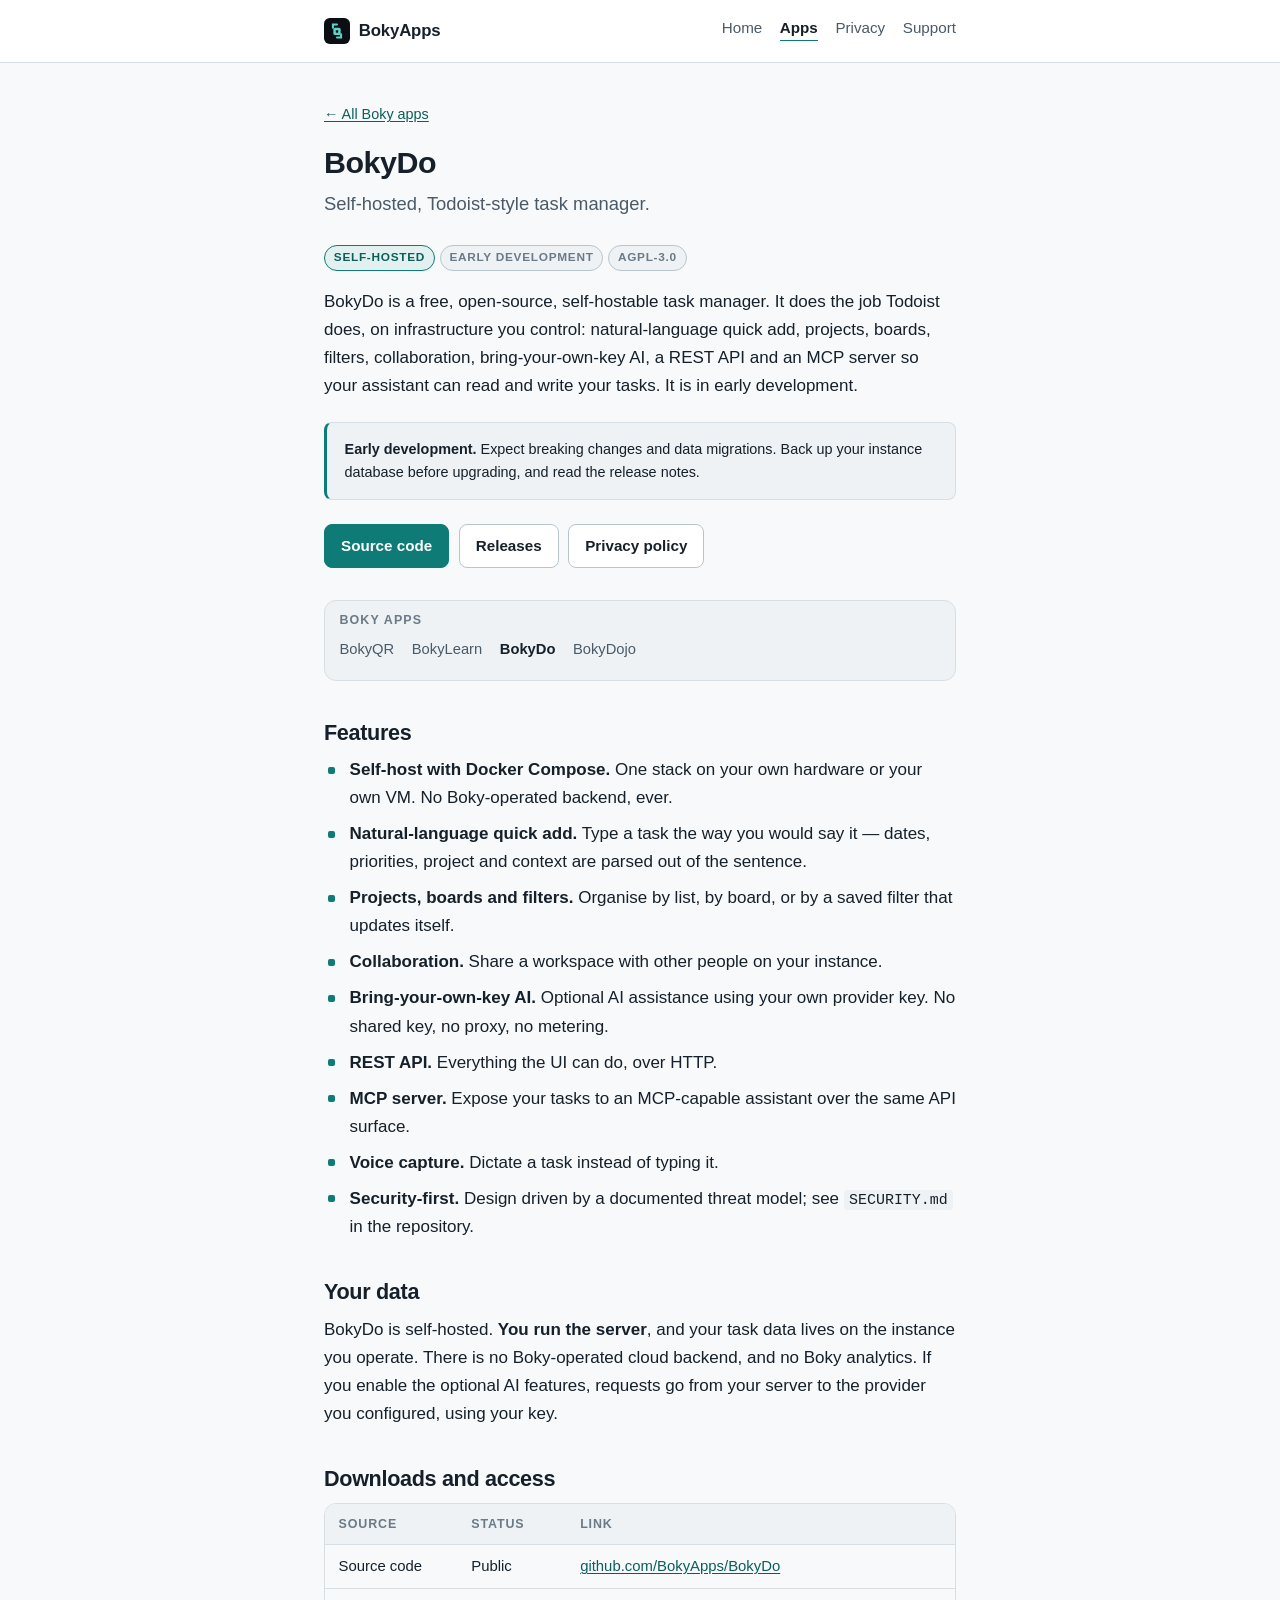
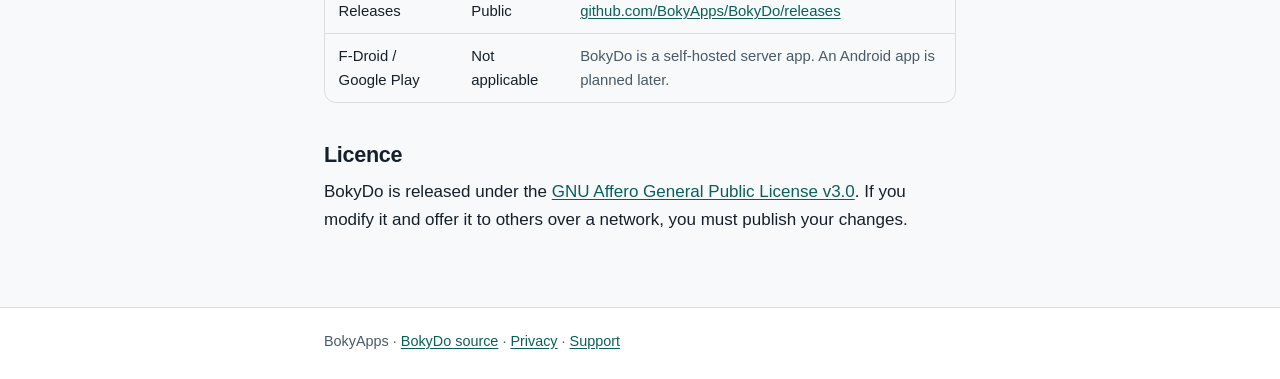
<file: apps/bokydo/index.html>
<!DOCTYPE html>
<html lang="en">
<head>
<meta charset="utf-8">
<meta name="viewport" content="width=device-width, initial-scale=1">
<title>BokyDo — self-hosted, Todoist-style task manager</title>
<meta name="description" content="BokyDo is a free, open-source, self-hostable task manager with natural-language quick add, projects, boards, filters, collaboration, bring-your-own-key AI, a REST API and an MCP server.">
<link rel="icon" href="/assets/favicon.svg" type="image/svg+xml">
<link rel="stylesheet" href="/assets/style.css">
</head>
<body>
<a class="skip-link" href="#main">Skip to main content</a>
<div class="page">

<header class="site-header">
  <div class="wrap">
    <a class="brand" href="/">
      <svg viewBox="0 0 64 64" aria-hidden="true" focusable="false">
        <rect width="64" height="64" rx="14" fill="#0b0f14"/>
        <g fill="none" stroke="#5fd3c9" stroke-width="5" stroke-linecap="round">
          <path d="M22 24V16h10"/><path d="M42 40v8H32"/>
        </g>
        <rect x="23" y="24" width="18" height="18" rx="4" fill="#5fd3c9"/>
        <rect x="29" y="30" width="6" height="6" rx="1.5" fill="#0b0f14"/>
      </svg>
      <span>BokyApps</span>
    </a>
    <nav class="nav" aria-label="Main">
      <ul>
        <li><a href="/">Home</a></li>
        <li><a href="/#apps" aria-current="page">Apps</a></li>
        <li><a href="/privacy/">Privacy</a></li>
        <li><a href="/support/">Support</a></li>
      </ul>
    </nav>
  </div>
</header>

<main id="main">
  <div class="wrap">

    <p class="small"><a href="/#apps">&larr; All Boky apps</a></p>

    <h1>BokyDo</h1>
    <p class="lede">Self-hosted, Todoist-style task manager.</p>
    <p>
      <span class="pill pill-accent">Self-hosted</span>
      <span class="pill">Early development</span>
      <span class="pill">AGPL-3.0</span>
    </p>

    <p>
      BokyDo is a free, open-source, self-hostable task manager. It does the job Todoist
      does, on infrastructure you control: natural-language quick add, projects, boards,
      filters, collaboration, bring-your-own-key AI, a REST API and an MCP server so your
      assistant can read and write your tasks. It is in early development.
    </p>

    <div class="note">
      <p class="small">
        <strong>Early development.</strong> Expect breaking changes and data migrations.
        Back up your instance database before upgrading, and read the release notes.
      </p>
    </div>

    <div class="btn-row">
      <a class="btn btn-primary" href="https://github.com/BokyApps/BokyDo" rel="noopener">Source code</a>
      <a class="btn" href="https://github.com/BokyApps/BokyDo/releases" rel="noopener">Releases</a>
      <a class="btn" href="/privacy/#bokydo">Privacy policy</a>
    </div>

    <nav class="appnav" aria-label="Boky apps">
      <h2>Boky apps</h2>
      <ul>
        <li><a href="/apps/bokyqr/">BokyQR</a></li>
        <li><a href="/apps/bokylearn/">BokyLearn</a></li>
        <li><a href="/apps/bokydo/" aria-current="page">BokyDo</a></li>
        <li><a href="/apps/bokydojo/">BokyDojo</a></li>
      </ul>
    </nav>

    <h2>Features</h2>
    <ul class="checklist">
      <li><strong>Self-host with Docker Compose.</strong> One stack on your own hardware or your own VM. No Boky-operated backend, ever.</li>
      <li><strong>Natural-language quick add.</strong> Type a task the way you would say it &mdash; dates, priorities, project and context are parsed out of the sentence.</li>
      <li><strong>Projects, boards and filters.</strong> Organise by list, by board, or by a saved filter that updates itself.</li>
      <li><strong>Collaboration.</strong> Share a workspace with other people on your instance.</li>
      <li><strong>Bring-your-own-key AI.</strong> Optional AI assistance using your own provider key. No shared key, no proxy, no metering.</li>
      <li><strong>REST API.</strong> Everything the UI can do, over HTTP.</li>
      <li><strong>MCP server.</strong> Expose your tasks to an MCP-capable assistant over the same API surface.</li>
      <li><strong>Voice capture.</strong> Dictate a task instead of typing it.</li>
      <li><strong>Security-first.</strong> Design driven by a documented threat model; see <code>SECURITY.md</code> in the repository.</li>
    </ul>

    <h2>Your data</h2>
    <p>
      BokyDo is self-hosted. <strong>You run the server</strong>, and your task data lives on
      the instance you operate. There is no Boky-operated cloud backend, and no Boky
      analytics. If you enable the optional AI features, requests go from your server to the
      provider you configured, using your key.
    </p>

    <h2>Downloads and access</h2>
    <div class="table-scroll">
      <table>
        <thead>
          <tr><th scope="col">Source</th><th scope="col">Status</th><th scope="col">Link</th></tr>
        </thead>
        <tbody>
          <tr><td>Source code</td><td>Public</td><td><a href="https://github.com/BokyApps/BokyDo" rel="noopener">github.com/BokyApps/BokyDo</a></td></tr>
          <tr><td>Releases</td><td>Public</td><td><a href="https://github.com/BokyApps/BokyDo/releases" rel="noopener">github.com/BokyApps/BokyDo/releases</a></td></tr>
          <tr><td>F-Droid / Google Play</td><td>Not applicable</td><td class="muted">BokyDo is a self-hosted server app. An Android app is planned later.</td></tr>
        </tbody>
      </table>
    </div>

    <h2>Licence</h2>
    <p>
      BokyDo is released under the
      <a href="https://www.gnu.org/licenses/agpl-3.0.html" rel="noopener">GNU Affero General Public License v3.0</a>.
      If you modify it and offer it to others over a network, you must publish your changes.
    </p>

  </div>
</main>

<footer class="site-footer">
  <div class="wrap">
    <p>BokyApps &middot; <a href="https://github.com/BokyApps/BokyDo" rel="noopener">BokyDo source</a> &middot; <a href="/privacy/">Privacy</a> &middot; <a href="/support/">Support</a></p>
  </div>
</footer>

</div>
</body>
</html>
</file>
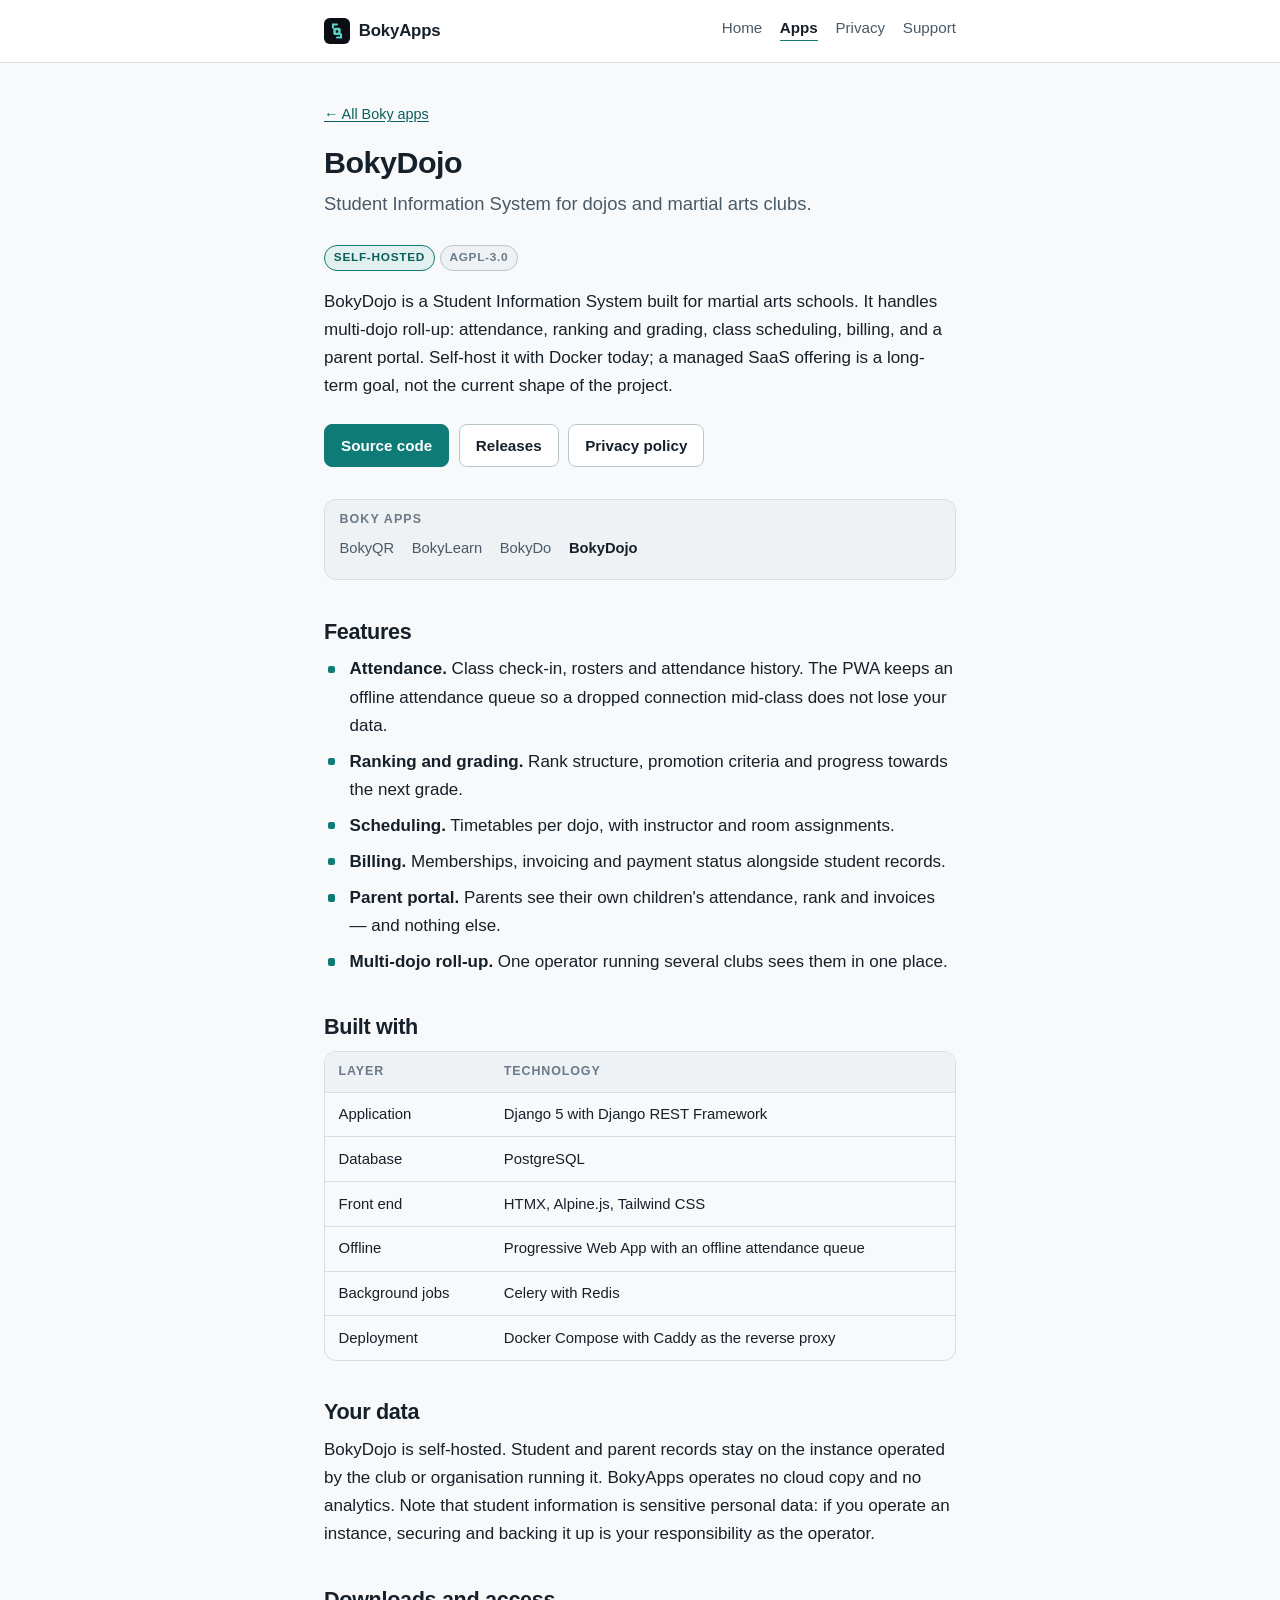
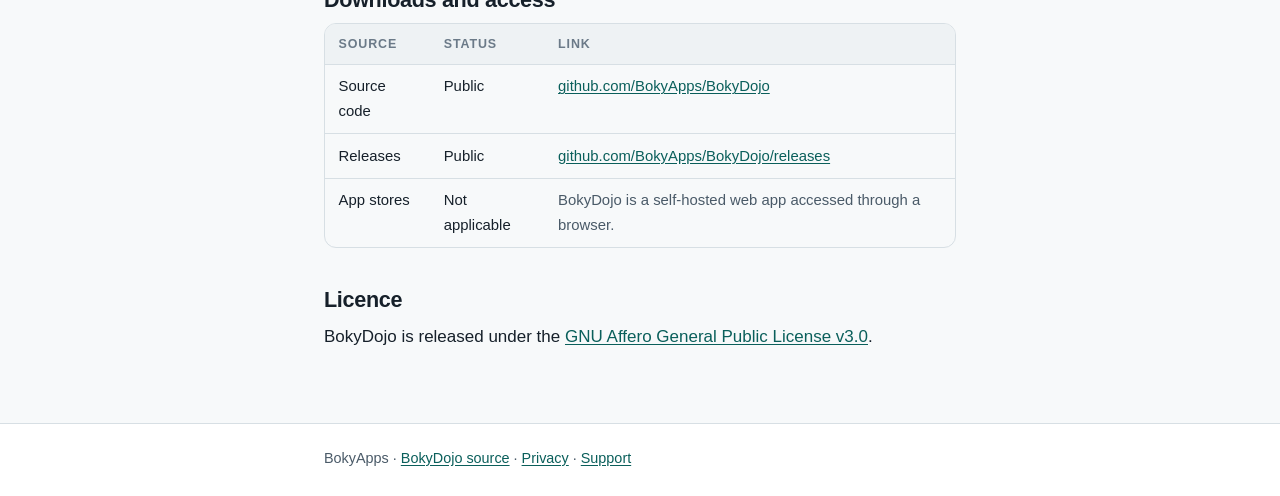
<file: apps/bokydojo/index.html>
<!DOCTYPE html>
<html lang="en">
<head>
<meta charset="utf-8">
<meta name="viewport" content="width=device-width, initial-scale=1">
<title>BokyDojo — Student Information System for dojos and martial arts clubs</title>
<meta name="description" content="BokyDojo is a self-hostable Student Information System for dojos and martial arts clubs: multi-dojo attendance, ranking, scheduling, billing and a parent portal.">
<link rel="icon" href="/assets/favicon.svg" type="image/svg+xml">
<link rel="stylesheet" href="/assets/style.css">
</head>
<body>
<a class="skip-link" href="#main">Skip to main content</a>
<div class="page">

<header class="site-header">
  <div class="wrap">
    <a class="brand" href="/">
      <svg viewBox="0 0 64 64" aria-hidden="true" focusable="false">
        <rect width="64" height="64" rx="14" fill="#0b0f14"/>
        <g fill="none" stroke="#5fd3c9" stroke-width="5" stroke-linecap="round">
          <path d="M22 24V16h10"/><path d="M42 40v8H32"/>
        </g>
        <rect x="23" y="24" width="18" height="18" rx="4" fill="#5fd3c9"/>
        <rect x="29" y="30" width="6" height="6" rx="1.5" fill="#0b0f14"/>
      </svg>
      <span>BokyApps</span>
    </a>
    <nav class="nav" aria-label="Main">
      <ul>
        <li><a href="/">Home</a></li>
        <li><a href="/#apps" aria-current="page">Apps</a></li>
        <li><a href="/privacy/">Privacy</a></li>
        <li><a href="/support/">Support</a></li>
      </ul>
    </nav>
  </div>
</header>

<main id="main">
  <div class="wrap">

    <p class="small"><a href="/#apps">&larr; All Boky apps</a></p>

    <h1>BokyDojo</h1>
    <p class="lede">Student Information System for dojos and martial arts clubs.</p>
    <p>
      <span class="pill pill-accent">Self-hosted</span>
      <span class="pill">AGPL-3.0</span>
    </p>

    <p>
      BokyDojo is a Student Information System built for martial arts schools. It handles
      multi-dojo roll-up: attendance, ranking and grading, class scheduling, billing, and a
      parent portal. Self-host it with Docker today; a managed SaaS offering is a
      long-term goal, not the current shape of the project.
    </p>

    <div class="btn-row">
      <a class="btn btn-primary" href="https://github.com/BokyApps/BokyDojo" rel="noopener">Source code</a>
      <a class="btn" href="https://github.com/BokyApps/BokyDojo/releases" rel="noopener">Releases</a>
      <a class="btn" href="/privacy/#bokydojo">Privacy policy</a>
    </div>

    <nav class="appnav" aria-label="Boky apps">
      <h2>Boky apps</h2>
      <ul>
        <li><a href="/apps/bokyqr/">BokyQR</a></li>
        <li><a href="/apps/bokylearn/">BokyLearn</a></li>
        <li><a href="/apps/bokydo/">BokyDo</a></li>
        <li><a href="/apps/bokydojo/" aria-current="page">BokyDojo</a></li>
      </ul>
    </nav>

    <h2>Features</h2>
    <ul class="checklist">
      <li><strong>Attendance.</strong> Class check-in, rosters and attendance history. The PWA keeps an offline attendance queue so a dropped connection mid-class does not lose your data.</li>
      <li><strong>Ranking and grading.</strong> Rank structure, promotion criteria and progress towards the next grade.</li>
      <li><strong>Scheduling.</strong> Timetables per dojo, with instructor and room assignments.</li>
      <li><strong>Billing.</strong> Memberships, invoicing and payment status alongside student records.</li>
      <li><strong>Parent portal.</strong> Parents see their own children's attendance, rank and invoices &mdash; and nothing else.</li>
      <li><strong>Multi-dojo roll-up.</strong> One operator running several clubs sees them in one place.</li>
    </ul>

    <h2>Built with</h2>
    <div class="table-scroll">
      <table>
        <thead>
          <tr><th scope="col">Layer</th><th scope="col">Technology</th></tr>
        </thead>
        <tbody>
          <tr><td>Application</td><td>Django 5 with Django REST Framework</td></tr>
          <tr><td>Database</td><td>PostgreSQL</td></tr>
          <tr><td>Front end</td><td>HTMX, Alpine.js, Tailwind CSS</td></tr>
          <tr><td>Offline</td><td>Progressive Web App with an offline attendance queue</td></tr>
          <tr><td>Background jobs</td><td>Celery with Redis</td></tr>
          <tr><td>Deployment</td><td>Docker Compose with Caddy as the reverse proxy</td></tr>
        </tbody>
      </table>
    </div>

    <h2>Your data</h2>
    <p>
      BokyDojo is self-hosted. Student and parent records stay on the instance operated by
      the club or organisation running it. BokyApps operates no cloud copy and no analytics.
      Note that student information is sensitive personal data: if you operate an instance,
      securing and backing it up is your responsibility as the operator.
    </p>

    <h2>Downloads and access</h2>
    <div class="table-scroll">
      <table>
        <thead>
          <tr><th scope="col">Source</th><th scope="col">Status</th><th scope="col">Link</th></tr>
        </thead>
        <tbody>
          <tr><td>Source code</td><td>Public</td><td><a href="https://github.com/BokyApps/BokyDojo" rel="noopener">github.com/BokyApps/BokyDojo</a></td></tr>
          <tr><td>Releases</td><td>Public</td><td><a href="https://github.com/BokyApps/BokyDojo/releases" rel="noopener">github.com/BokyApps/BokyDojo/releases</a></td></tr>
          <tr><td>App stores</td><td>Not applicable</td><td class="muted">BokyDojo is a self-hosted web app accessed through a browser.</td></tr>
        </tbody>
      </table>
    </div>

    <h2>Licence</h2>
    <p>
      BokyDojo is released under the
      <a href="https://www.gnu.org/licenses/agpl-3.0.html" rel="noopener">GNU Affero General Public License v3.0</a>.
    </p>

  </div>
</main>

<footer class="site-footer">
  <div class="wrap">
    <p>BokyApps &middot; <a href="https://github.com/BokyApps/BokyDojo" rel="noopener">BokyDojo source</a> &middot; <a href="/privacy/">Privacy</a> &middot; <a href="/support/">Support</a></p>
  </div>
</footer>

</div>
</body>
</html>
</file>
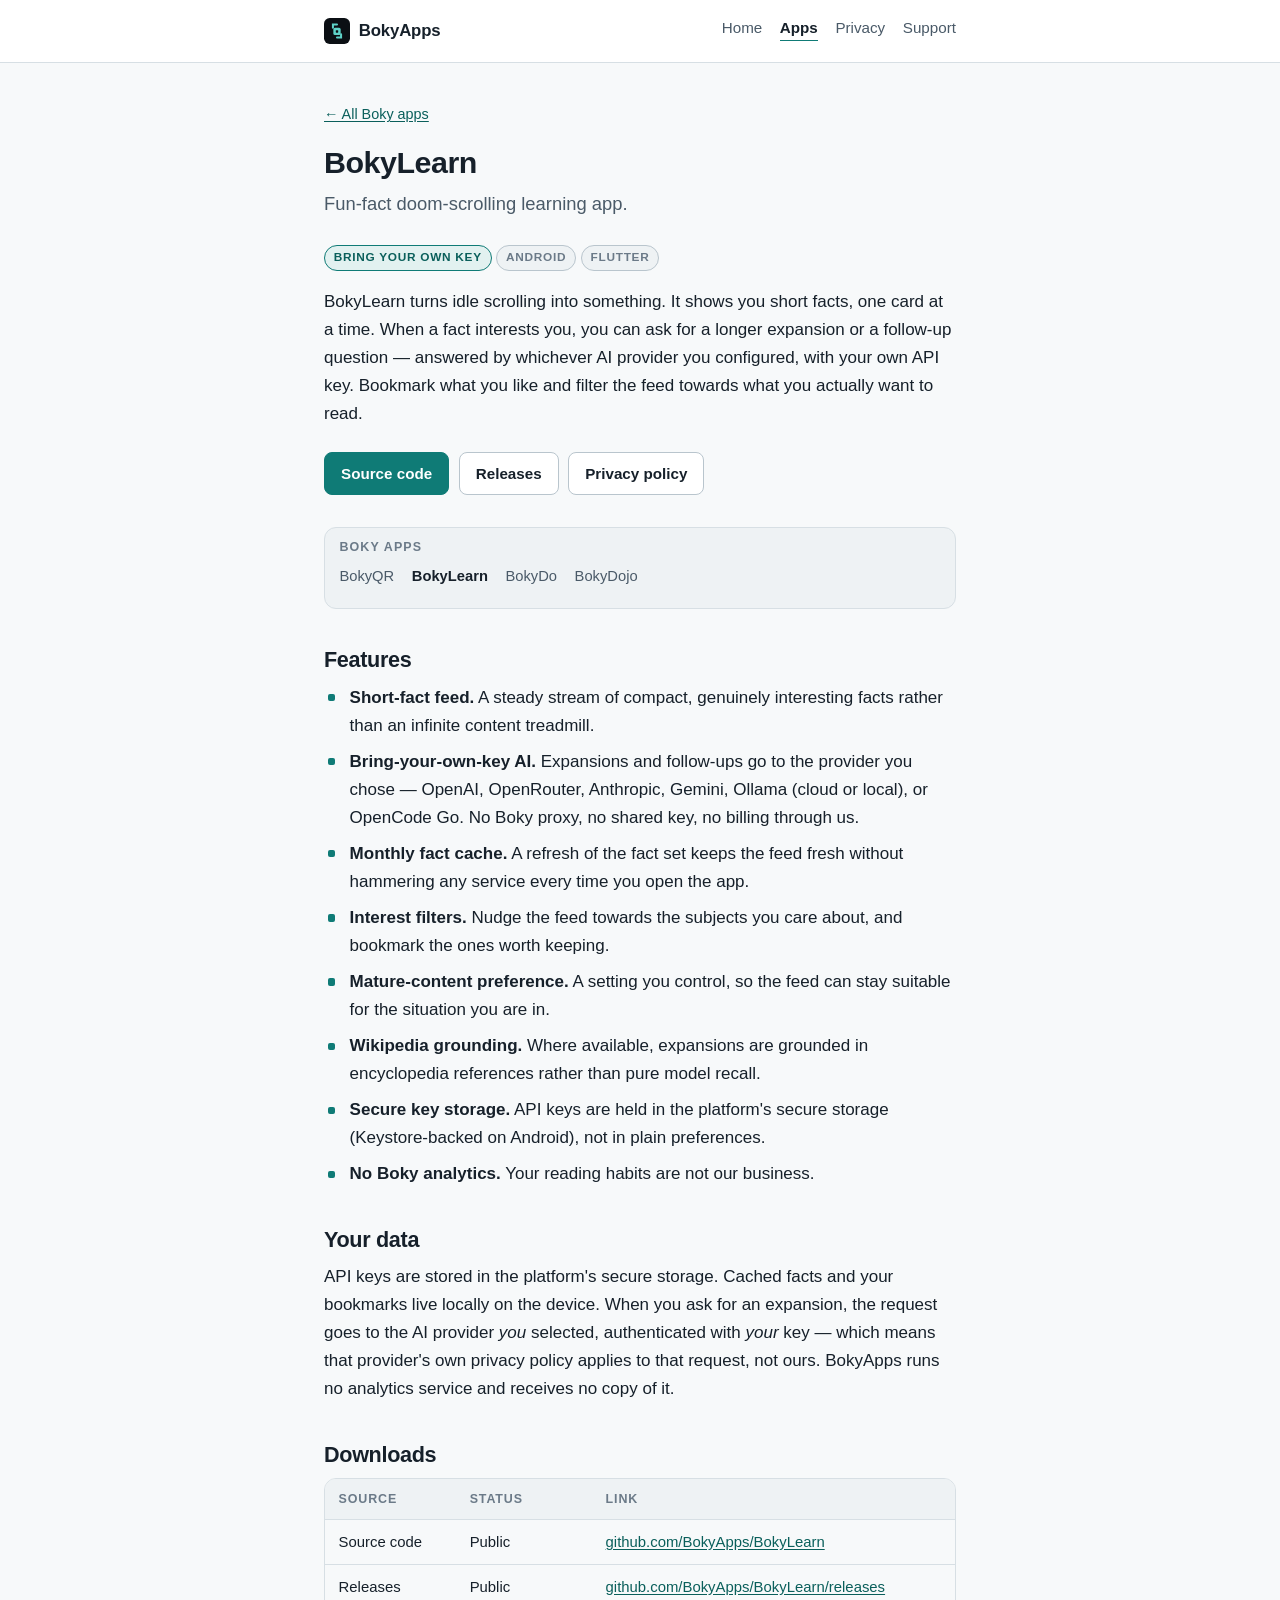
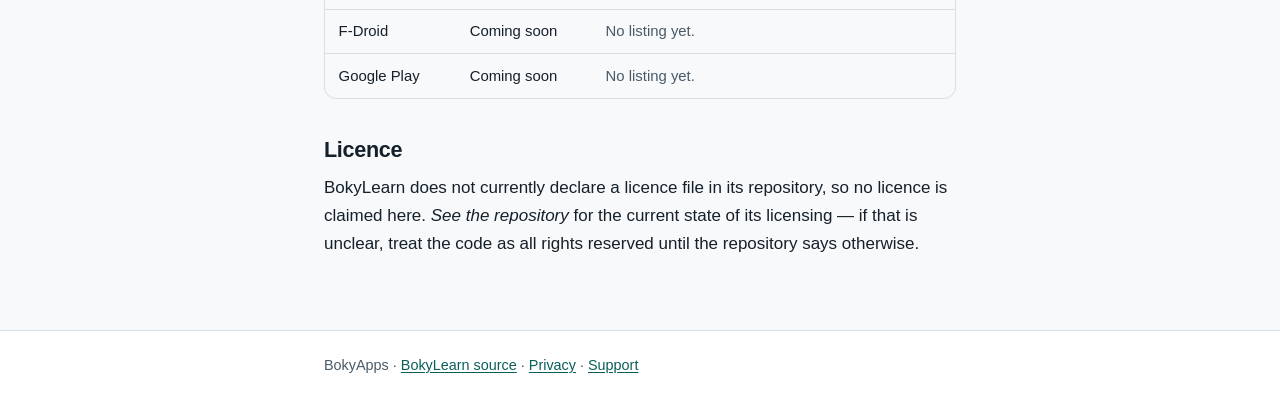
<file: apps/bokylearn/index.html>
<!DOCTYPE html>
<html lang="en">
<head>
<meta charset="utf-8">
<meta name="viewport" content="width=device-width, initial-scale=1">
<title>BokyLearn — fun-fact doom-scrolling learning app</title>
<meta name="description" content="BokyLearn is a Flutter learning app with a short-facts feed, bring-your-own-key AI expansions and follow-ups, bookmarks and interest filters. No analytics.">
<link rel="icon" href="/assets/favicon.svg" type="image/svg+xml">
<link rel="stylesheet" href="/assets/style.css">
</head>
<body>
<a class="skip-link" href="#main">Skip to main content</a>
<div class="page">

<header class="site-header">
  <div class="wrap">
    <a class="brand" href="/">
      <svg viewBox="0 0 64 64" aria-hidden="true" focusable="false">
        <rect width="64" height="64" rx="14" fill="#0b0f14"/>
        <g fill="none" stroke="#5fd3c9" stroke-width="5" stroke-linecap="round">
          <path d="M22 24V16h10"/><path d="M42 40v8H32"/>
        </g>
        <rect x="23" y="24" width="18" height="18" rx="4" fill="#5fd3c9"/>
        <rect x="29" y="30" width="6" height="6" rx="1.5" fill="#0b0f14"/>
      </svg>
      <span>BokyApps</span>
    </a>
    <nav class="nav" aria-label="Main">
      <ul>
        <li><a href="/">Home</a></li>
        <li><a href="/#apps" aria-current="page">Apps</a></li>
        <li><a href="/privacy/">Privacy</a></li>
        <li><a href="/support/">Support</a></li>
      </ul>
    </nav>
  </div>
</header>

<main id="main">
  <div class="wrap">

    <p class="small"><a href="/#apps">&larr; All Boky apps</a></p>

    <h1>BokyLearn</h1>
    <p class="lede">Fun-fact doom-scrolling learning app.</p>
    <p>
      <span class="pill pill-accent">Bring your own key</span>
      <span class="pill">Android</span>
      <span class="pill">Flutter</span>
    </p>

    <p>
      BokyLearn turns idle scrolling into something. It shows you short facts, one card at
      a time. When a fact interests you, you can ask for a longer expansion or a follow-up
      question — answered by whichever AI provider you configured, with your own API key.
      Bookmark what you like and filter the feed towards what you actually want to read.
    </p>

    <div class="btn-row">
      <a class="btn btn-primary" href="https://github.com/BokyApps/BokyLearn" rel="noopener">Source code</a>
      <a class="btn" href="https://github.com/BokyApps/BokyLearn/releases" rel="noopener">Releases</a>
      <a class="btn" href="/privacy/#bokylearn">Privacy policy</a>
    </div>

    <nav class="appnav" aria-label="Boky apps">
      <h2>Boky apps</h2>
      <ul>
        <li><a href="/apps/bokyqr/">BokyQR</a></li>
        <li><a href="/apps/bokylearn/" aria-current="page">BokyLearn</a></li>
        <li><a href="/apps/bokydo/">BokyDo</a></li>
        <li><a href="/apps/bokydojo/">BokyDojo</a></li>
      </ul>
    </nav>

    <h2>Features</h2>
    <ul class="checklist">
      <li><strong>Short-fact feed.</strong> A steady stream of compact, genuinely interesting facts rather than an infinite content treadmill.</li>
      <li><strong>Bring-your-own-key AI.</strong> Expansions and follow-ups go to the provider you chose — OpenAI, OpenRouter, Anthropic, Gemini, Ollama (cloud or local), or OpenCode Go. No Boky proxy, no shared key, no billing through us.</li>
      <li><strong>Monthly fact cache.</strong> A refresh of the fact set keeps the feed fresh without hammering any service every time you open the app.</li>
      <li><strong>Interest filters.</strong> Nudge the feed towards the subjects you care about, and bookmark the ones worth keeping.</li>
      <li><strong>Mature-content preference.</strong> A setting you control, so the feed can stay suitable for the situation you are in.</li>
      <li><strong>Wikipedia grounding.</strong> Where available, expansions are grounded in encyclopedia references rather than pure model recall.</li>
      <li><strong>Secure key storage.</strong> API keys are held in the platform's secure storage (Keystore-backed on Android), not in plain preferences.</li>
      <li><strong>No Boky analytics.</strong> Your reading habits are not our business.</li>
    </ul>

    <h2>Your data</h2>
    <p>
      API keys are stored in the platform's secure storage. Cached facts and your
      bookmarks live locally on the device. When you ask for an expansion, the request
      goes to the AI provider <em>you</em> selected, authenticated with <em>your</em> key —
      which means that provider's own privacy policy applies to that request, not ours.
      BokyApps runs no analytics service and receives no copy of it.
    </p>

    <h2>Downloads</h2>
    <div class="table-scroll">
      <table>
        <thead>
          <tr><th scope="col">Source</th><th scope="col">Status</th><th scope="col">Link</th></tr>
        </thead>
        <tbody>
          <tr><td>Source code</td><td>Public</td><td><a href="https://github.com/BokyApps/BokyLearn" rel="noopener">github.com/BokyApps/BokyLearn</a></td></tr>
          <tr><td>Releases</td><td>Public</td><td><a href="https://github.com/BokyApps/BokyLearn/releases" rel="noopener">github.com/BokyApps/BokyLearn/releases</a></td></tr>
          <tr><td>F-Droid</td><td>Coming soon</td><td class="muted">No listing yet.</td></tr>
          <tr><td>Google Play</td><td>Coming soon</td><td class="muted">No listing yet.</td></tr>
        </tbody>
      </table>
    </div>

    <h2>Licence</h2>
    <p>
      BokyLearn does not currently declare a licence file in its repository, so no licence
      is claimed here. <em>See the repository</em> for the current state of its licensing —
      if that is unclear, treat the code as all rights reserved until the repository says
      otherwise.
    </p>

  </div>
</main>

<footer class="site-footer">
  <div class="wrap">
    <p>BokyApps &middot; <a href="https://github.com/BokyApps/BokyLearn" rel="noopener">BokyLearn source</a> &middot; <a href="/privacy/">Privacy</a> &middot; <a href="/support/">Support</a></p>
  </div>
</footer>

</div>
</body>
</html>
</file>
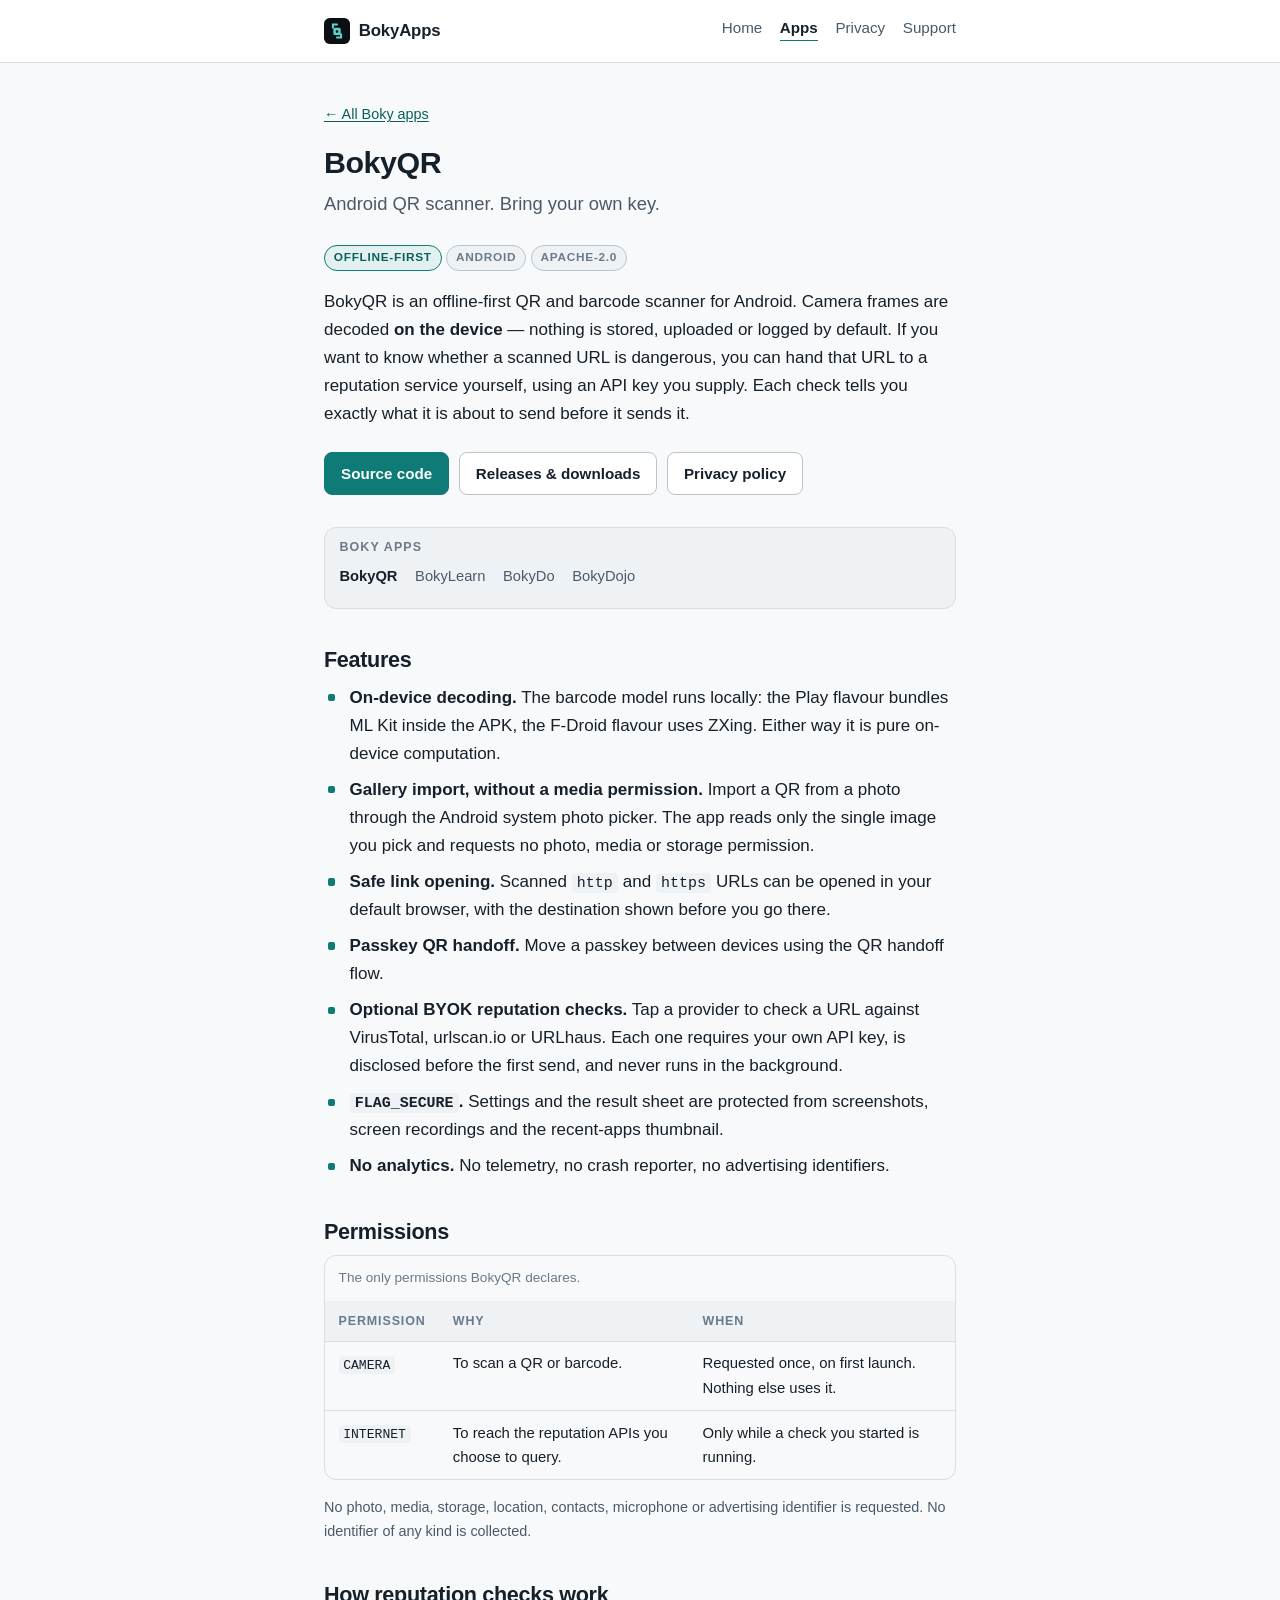
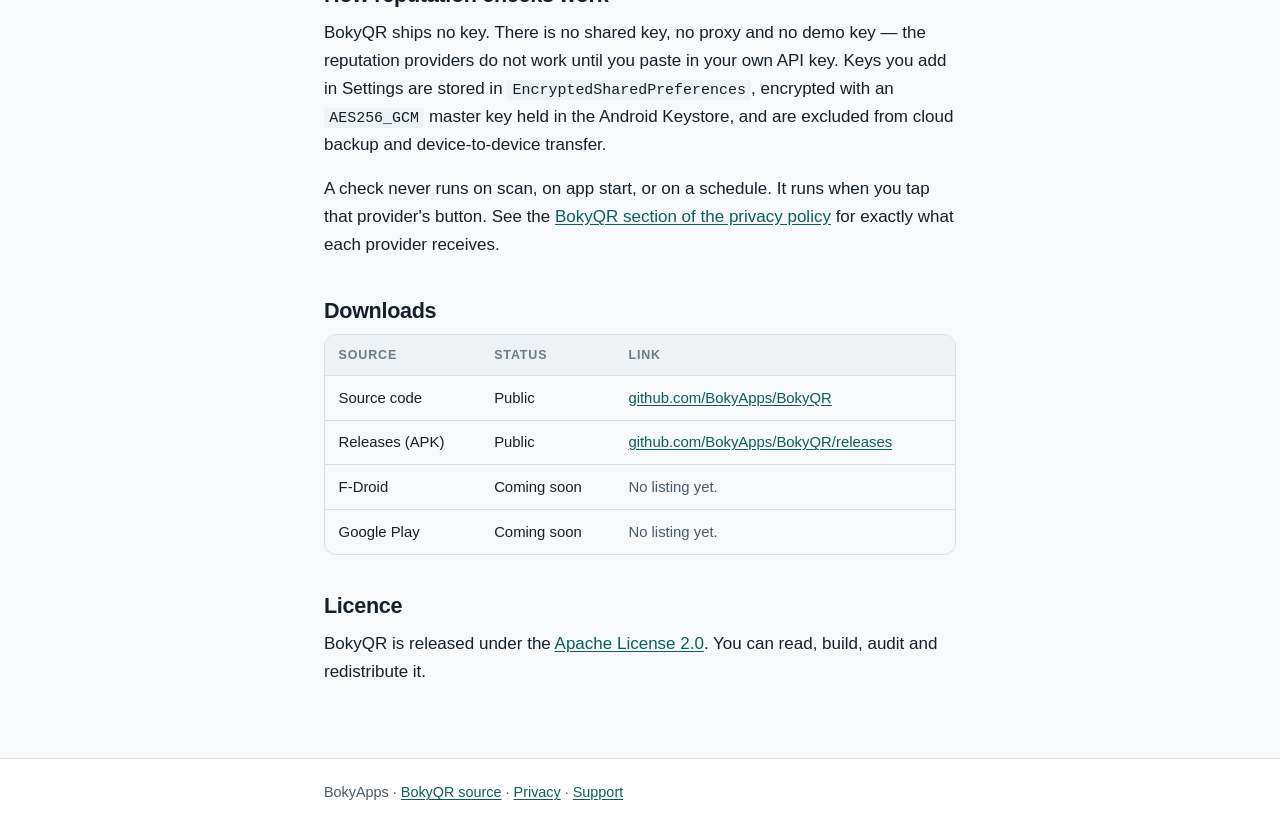
<file: apps/bokyqr/index.html>
<!DOCTYPE html>
<html lang="en">
<head>
<meta charset="utf-8">
<meta name="viewport" content="width=device-width, initial-scale=1">
<title>BokyQR — Android QR scanner. Bring your own key.</title>
<meta name="description" content="BokyQR is an offline-first Android QR and barcode scanner. Camera frames are decoded on-device, optional VirusTotal/urlscan.io/URLhaus checks run only when you tap them, and it ships with no analytics.">
<link rel="icon" href="/assets/favicon.svg" type="image/svg+xml">
<link rel="stylesheet" href="/assets/style.css">
</head>
<body>
<a class="skip-link" href="#main">Skip to main content</a>
<div class="page">

<header class="site-header">
  <div class="wrap">
    <a class="brand" href="/">
      <svg viewBox="0 0 64 64" aria-hidden="true" focusable="false">
        <rect width="64" height="64" rx="14" fill="#0b0f14"/>
        <g fill="none" stroke="#5fd3c9" stroke-width="5" stroke-linecap="round">
          <path d="M22 24V16h10"/><path d="M42 40v8H32"/>
        </g>
        <rect x="23" y="24" width="18" height="18" rx="4" fill="#5fd3c9"/>
        <rect x="29" y="30" width="6" height="6" rx="1.5" fill="#0b0f14"/>
      </svg>
      <span>BokyApps</span>
    </a>
    <nav class="nav" aria-label="Main">
      <ul>
        <li><a href="/">Home</a></li>
        <li><a href="/#apps" aria-current="page">Apps</a></li>
        <li><a href="/privacy/">Privacy</a></li>
        <li><a href="/support/">Support</a></li>
      </ul>
    </nav>
  </div>
</header>

<main id="main">
  <div class="wrap">

    <p class="small"><a href="/#apps">&larr; All Boky apps</a></p>

    <h1>BokyQR</h1>
    <p class="lede">Android QR scanner. Bring your own key.</p>
    <p>
      <span class="pill pill-accent">Offline-first</span>
      <span class="pill">Android</span>
      <span class="pill">Apache-2.0</span>
    </p>

    <p>
      BokyQR is an offline-first QR and barcode scanner for Android. Camera frames are
      decoded <strong>on the device</strong> — nothing is stored, uploaded or logged by
      default. If you want to know whether a scanned URL is dangerous, you can hand that
      URL to a reputation service yourself, using an API key you supply. Each check tells
      you exactly what it is about to send before it sends it.
    </p>

    <div class="btn-row">
      <a class="btn btn-primary" href="https://github.com/BokyApps/BokyQR" rel="noopener">Source code</a>
      <a class="btn" href="https://github.com/BokyApps/BokyQR/releases" rel="noopener">Releases &amp; downloads</a>
      <a class="btn" href="/privacy/#bokyqr">Privacy policy</a>
    </div>

    <nav class="appnav" aria-label="Boky apps">
      <h2>Boky apps</h2>
      <ul>
        <li><a href="/apps/bokyqr/" aria-current="page">BokyQR</a></li>
        <li><a href="/apps/bokylearn/">BokyLearn</a></li>
        <li><a href="/apps/bokydo/">BokyDo</a></li>
        <li><a href="/apps/bokydojo/">BokyDojo</a></li>
      </ul>
    </nav>

    <h2>Features</h2>
    <ul class="checklist">
      <li><strong>On-device decoding.</strong> The barcode model runs locally: the Play flavour bundles ML Kit inside the APK, the F-Droid flavour uses ZXing. Either way it is pure on-device computation.</li>
      <li><strong>Gallery import, without a media permission.</strong> Import a QR from a photo through the Android system photo picker. The app reads only the single image you pick and requests no photo, media or storage permission.</li>
      <li><strong>Safe link opening.</strong> Scanned <code>http</code> and <code>https</code> URLs can be opened in your default browser, with the destination shown before you go there.</li>
      <li><strong>Passkey QR handoff.</strong> Move a passkey between devices using the QR handoff flow.</li>
      <li><strong>Optional BYOK reputation checks.</strong> Tap a provider to check a URL against VirusTotal, urlscan.io or URLhaus. Each one requires your own API key, is disclosed before the first send, and never runs in the background.</li>
      <li><strong><code>FLAG_SECURE</code>.</strong> Settings and the result sheet are protected from screenshots, screen recordings and the recent-apps thumbnail.</li>
      <li><strong>No analytics.</strong> No telemetry, no crash reporter, no advertising identifiers.</li>
    </ul>

    <h2>Permissions</h2>
    <div class="table-scroll">
      <table>
        <caption>The only permissions BokyQR declares.</caption>
        <thead>
          <tr><th scope="col">Permission</th><th scope="col">Why</th><th scope="col">When</th></tr>
        </thead>
        <tbody>
          <tr>
            <td><code>CAMERA</code></td>
            <td>To scan a QR or barcode.</td>
            <td>Requested once, on first launch. Nothing else uses it.</td>
          </tr>
          <tr>
            <td><code>INTERNET</code></td>
            <td>To reach the reputation APIs you choose to query.</td>
            <td>Only while a check you started is running.</td>
          </tr>
        </tbody>
      </table>
    </div>
    <p class="small muted">
      No photo, media, storage, location, contacts, microphone or advertising identifier
      is requested. No identifier of any kind is collected.
    </p>

    <h2>How reputation checks work</h2>
    <p>
      BokyQR ships no key. There is no shared key, no proxy and no demo key — the
      reputation providers do not work until you paste in your own API key. Keys you add
      in Settings are stored in <code>EncryptedSharedPreferences</code>, encrypted with an
      <code>AES256_GCM</code> master key held in the Android Keystore, and are excluded from
      cloud backup and device-to-device transfer.
    </p>
    <p>
      A check never runs on scan, on app start, or on a schedule. It runs when you tap
      that provider's button. See the
      <a href="/privacy/#bokyqr">BokyQR section of the privacy policy</a> for exactly what
      each provider receives.
    </p>

    <h2>Downloads</h2>
    <div class="table-scroll">
      <table>
        <thead>
          <tr><th scope="col">Source</th><th scope="col">Status</th><th scope="col">Link</th></tr>
        </thead>
        <tbody>
          <tr><td>Source code</td><td>Public</td><td><a href="https://github.com/BokyApps/BokyQR" rel="noopener">github.com/BokyApps/BokyQR</a></td></tr>
          <tr><td>Releases (APK)</td><td>Public</td><td><a href="https://github.com/BokyApps/BokyQR/releases" rel="noopener">github.com/BokyApps/BokyQR/releases</a></td></tr>
          <tr><td>F-Droid</td><td>Coming soon</td><td class="muted">No listing yet.</td></tr>
          <tr><td>Google Play</td><td>Coming soon</td><td class="muted">No listing yet.</td></tr>
        </tbody>
      </table>
    </div>

    <h2>Licence</h2>
    <p>
      BokyQR is released under the
      <a href="https://www.apache.org/licenses/LICENSE-2.0" rel="noopener">Apache License 2.0</a>.
      You can read, build, audit and redistribute it.
    </p>

  </div>
</main>

<footer class="site-footer">
  <div class="wrap">
    <p>BokyApps &middot; <a href="https://github.com/BokyApps/BokyQR" rel="noopener">BokyQR source</a> &middot; <a href="/privacy/">Privacy</a> &middot; <a href="/support/">Support</a></p>
  </div>
</footer>

</div>
</body>
</html>
</file>
<file: assets/style.css>
/* ==========================================================================
   BokyApps — shared stylesheet
   Static, self-hosted, no external fonts / CDNs / trackers.
   Light mode first, dark mode via prefers-color-scheme.
   ========================================================================== */

/* --- Design tokens ------------------------------------------------------ */

:root {
  color-scheme: light dark;

  --bg:        #f7f9fa;
  --bg-soft:   #ffffff;
  --bg-inset:  #eef2f4;
  --fg:        #16202a;
  --fg-muted:  #4a5a68;
  --fg-faint:  #6b7a88;
  --border:    #d7dfe4;
  --border-strong: #b9c5cd;

  --accent:      #0f7b76;
  --accent-soft: #e2f1f0;
  --accent-fg:   #0a5f5b;

  --ph-bg:    #fdf6e3;
  --ph-border:#c9a227;
  --ph-fg:    #6b5310;

  --code-bg: #eef2f4;

  --maxw: 42rem;
  --radius: 12px;
  --radius-sm: 8px;

  --font: -apple-system, BlinkMacSystemFont, "Segoe UI", Roboto, "Helvetica Neue",
          Arial, "Noto Sans", sans-serif, "Apple Color Emoji", "Segoe UI Emoji";
  --mono: ui-monospace, SFMono-Regular, Menlo, Consolas, "Liberation Mono",
          "DejaVu Sans Mono", monospace;
}

@media (prefers-color-scheme: dark) {
  :root {
    --bg:        #0b0f14;
    --bg-soft:   #121820;
    --bg-inset:  #18202a;
    --fg:        #e6edf3;
    --fg-muted:  #a9b8c4;
    --fg-faint:  #8496a3;
    --border:    #253039;
    --border-strong: #35424e;

    --accent:      #5fd3c9;
    --accent-soft: #10302f;
    --accent-fg:   #8fe4dc;

    --ph-bg:    #241f10;
    --ph-border:#a98b2a;
    --ph-fg:    #e8cf82;

    --code-bg: #18202a;
  }
}

/* --- Reset -------------------------------------------------------------- */

*, *::before, *::after { box-sizing: border-box; }

html {
  -webkit-text-size-adjust: 100%;
  scroll-behavior: smooth;
}

@media (prefers-reduced-motion: reduce) {
  html { scroll-behavior: auto; }
  *, *::before, *::after { animation-duration: .01ms !important; transition-duration: .01ms !important; }
}

body {
  margin: 0;
  background: var(--bg);
  color: var(--fg);
  font-family: var(--font);
  font-size: 1.0625rem;
  line-height: 1.65;
  -webkit-font-smoothing: antialiased;
  text-rendering: optimizeLegibility;
}

img, svg { max-width: 100%; height: auto; }

/* --- Skip link ---------------------------------------------------------- */

.skip-link {
  position: absolute;
  left: -9999px;
  top: 0;
  background: var(--accent);
  color: var(--bg);
  padding: .6rem 1rem;
  border-radius: 0 0 var(--radius-sm) 0;
  z-index: 10;
  font-weight: 600;
}
.skip-link:focus { left: 0; }

/* --- Layout ------------------------------------------------------------- */

.wrap {
  max-width: var(--maxw);
  margin: 0 auto;
  padding: 0 1.25rem;
}

.page {
  display: flex;
  flex-direction: column;
  min-height: 100vh;
}

main { flex: 1 0 auto; padding: 2.5rem 0 3.5rem; }

/* --- Header / nav ------------------------------------------------------- */

.site-header {
  border-bottom: 1px solid var(--border);
  background: var(--bg-soft);
}

.site-header .wrap {
  display: flex;
  flex-wrap: wrap;
  align-items: center;
  justify-content: space-between;
  gap: .5rem 1rem;
  padding-top: .9rem;
  padding-bottom: .9rem;
}

.brand {
  display: inline-flex;
  align-items: center;
  gap: .55rem;
  font-weight: 700;
  font-size: 1.05rem;
  letter-spacing: -.01em;
  color: var(--fg);
  text-decoration: none;
}
.brand:hover { color: var(--accent); }
.brand svg { width: 26px; height: 26px; display: block; }

.nav ul {
  list-style: none;
  display: flex;
  flex-wrap: wrap;
  gap: .25rem 1.1rem;
  margin: 0;
  padding: 0;
}

.nav a {
  color: var(--fg-muted);
  text-decoration: none;
  font-size: .95rem;
  padding: .2rem 0;
  border-bottom: 1px solid transparent;
}
.nav a:hover { color: var(--accent); }
.nav a[aria-current="page"] {
  color: var(--fg);
  font-weight: 600;
  border-bottom-color: var(--accent);
}

/* Sub-navigation on app pages */
.appnav {
  margin: 2rem 0 0;
  padding: .75rem .9rem;
  background: var(--bg-inset);
  border: 1px solid var(--border);
  border-radius: var(--radius);
}
.appnav h2 {
  margin: 0 0 .4rem;
  font-size: .78rem;
  text-transform: uppercase;
  letter-spacing: .09em;
  color: var(--fg-faint);
}
.appnav ul {
  list-style: none;
  display: flex;
  flex-wrap: wrap;
  gap: .4rem 1.1rem;
  margin: 0;
  padding: 0;
}
.appnav a {
  color: var(--fg-muted);
  text-decoration: none;
  font-size: .92rem;
}
.appnav a:hover { color: var(--accent); text-decoration: underline; }
.appnav a[aria-current="page"] { color: var(--fg); font-weight: 600; }

/* --- Typography --------------------------------------------------------- */

h1, h2, h3, h4 {
  line-height: 1.25;
  letter-spacing: -.015em;
  color: var(--fg);
}

h1 { font-size: 1.9rem; margin: 0 0 .5rem; }
h2 { font-size: 1.35rem; margin: 2.4rem 0 .6rem; }
h3 { font-size: 1.08rem; margin: 1.6rem 0 .4rem; }
h4 { font-size: .97rem; margin: 1.2rem 0 .3rem; }

p, ul, ol, dl { margin: 0 0 1rem; }
li { margin-bottom: .35rem; }
li:last-child { margin-bottom: 0; }

.lede {
  font-size: 1.15rem;
  color: var(--fg-muted);
  margin-bottom: 1.5rem;
}

.muted { color: var(--fg-muted); }
.small { font-size: .9rem; }

a {
  color: var(--accent-fg);
  text-decoration: underline;
  text-underline-offset: 2px;
}
a:hover { text-decoration-thickness: 2px; }

:focus-visible {
  outline: 2px solid var(--accent);
  outline-offset: 2px;
  border-radius: 3px;
}

code, kbd, samp {
  font-family: var(--mono);
  font-size: .88em;
  background: var(--code-bg);
  padding: .12em .35em;
  border-radius: 4px;
  word-break: break-word;
}

hr {
  border: 0;
  border-top: 1px solid var(--border);
  margin: 2.5rem 0;
}

/* --- Buttons / pills ---------------------------------------------------- */

.btn-row {
  display: flex;
  flex-wrap: wrap;
  gap: .6rem;
  margin: 1.5rem 0 0;
}

.btn {
  display: inline-block;
  padding: .5rem 1rem;
  border-radius: var(--radius-sm);
  border: 1px solid var(--border-strong);
  background: var(--bg-soft);
  color: var(--fg);
  font-size: .95rem;
  font-weight: 600;
  text-decoration: none;
}
.btn:hover { border-color: var(--accent); color: var(--accent-fg); }

.btn-primary {
  background: var(--accent);
  border-color: var(--accent);
  color: #06201f;
}
.btn-primary:hover {
  color: #06201f;
  filter: brightness(1.08);
}
@media (prefers-color-scheme: light) {
  .btn-primary { color: #ffffff; }
  .btn-primary:hover { color: #ffffff; }
}

.pill {
  display: inline-block;
  font-size: .74rem;
  font-weight: 700;
  letter-spacing: .06em;
  text-transform: uppercase;
  padding: .15rem .55rem;
  border-radius: 999px;
  border: 1px solid var(--border-strong);
  color: var(--fg-faint);
  background: var(--bg-inset);
  vertical-align: middle;
}
.pill-accent {
  color: var(--accent-fg);
  border-color: var(--accent);
  background: var(--accent-soft);
}

/* --- Cards -------------------------------------------------------------- */

.card-grid {
  display: grid;
  grid-template-columns: 1fr;
  gap: 1rem;
  margin: 1.25rem 0 0;
}
@media (min-width: 34rem) {
  .card-grid { grid-template-columns: 1fr 1fr; }
}

.card {
  display: block;
  background: var(--bg-soft);
  border: 1px solid var(--border);
  border-radius: var(--radius);
  padding: 1.1rem 1.2rem;
  text-decoration: none;
  color: inherit;
}
a.card:hover {
  border-color: var(--accent);
  box-shadow: 0 1px 0 var(--accent);
}
.card h3 {
  margin: .15rem 0 .1rem;
  font-size: 1.1rem;
}
.card h3 a { color: inherit; text-decoration: none; }
.card p {
  margin: .35rem 0 0;
  color: var(--fg-muted);
  font-size: .95rem;
  line-height: 1.55;
}
.card .meta {
  margin: .6rem 0 0;
  font-size: .8rem;
  color: var(--fg-faint);
  font-family: var(--mono);
}

.plain-card {
  background: var(--bg-soft);
  border: 1px solid var(--border);
  border-radius: var(--radius);
  padding: 1.1rem 1.2rem;
}
.plain-card h3 { margin-top: 0; }

/* --- Feature list ------------------------------------------------------- */

.checklist { list-style: none; padding: 0; }
.checklist li {
  position: relative;
  padding-left: 1.6rem;
  margin-bottom: .5rem;
}
.checklist li::before {
  content: "";
  position: absolute;
  left: .25rem;
  top: .62em;
  width: .45rem;
  height: .45rem;
  border-radius: 2px;
  background: var(--accent);
}

/* --- Tables ------------------------------------------------------------- */

.table-scroll {
  overflow-x: auto;
  margin: 0 0 1rem;
  border: 1px solid var(--border);
  border-radius: var(--radius);
  -webkit-overflow-scrolling: touch;
}

table {
  border-collapse: collapse;
  width: 100%;
  min-width: 26rem;
  font-size: .93rem;
}

caption {
  caption-side: top;
  text-align: left;
  padding: .7rem .85rem;
  color: var(--fg-faint);
  font-size: .85rem;
}

th, td {
  text-align: left;
  vertical-align: top;
  padding: .6rem .85rem;
  border-bottom: 1px solid var(--border);
}
thead th {
  background: var(--bg-inset);
  font-size: .78rem;
  text-transform: uppercase;
  letter-spacing: .07em;
  color: var(--fg-faint);
  white-space: nowrap;
}
tbody tr:last-child td { border-bottom: 0; }

/* --- Notes / callouts --------------------------------------------------- */

.note {
  background: var(--bg-inset);
  border: 1px solid var(--border);
  border-left: 3px solid var(--accent);
  border-radius: var(--radius-sm);
  padding: .9rem 1.1rem;
  margin: 1.4rem 0;
  font-size: .96rem;
}
.note > :last-child { margin-bottom: 0; }
.note h3, .note h4 { margin-top: 0; }

/* --- Placeholders ------------------------------------------------------- */

.placeholder {
  display: block;
  font-family: var(--mono);
  font-size: .9rem;
  color: var(--ph-fg);
  background: var(--ph-bg);
  border: 1px dashed var(--ph-border);
  border-radius: var(--radius-sm);
  padding: .55rem .8rem;
  margin: .5rem 0 0;
  word-break: break-all;
}

.tag-placeholder {
  display: inline-block;
  font-size: .62rem;
  font-weight: 700;
  letter-spacing: .1em;
  text-transform: uppercase;
  color: var(--ph-fg);
  background: var(--ph-bg);
  border: 1px dashed var(--ph-border);
  border-radius: 4px;
  padding: 0 .35rem;
  margin-left: .4rem;
  vertical-align: .12em;
}

.support-grid {
  display: grid;
  grid-template-columns: 1fr;
  gap: 1rem;
  margin: 1.25rem 0 0;
}
@media (min-width: 34rem) {
  .support-grid { grid-template-columns: 1fr 1fr; }
}

.support-item {
  background: var(--bg-soft);
  border: 1px solid var(--border);
  border-radius: var(--radius);
  padding: 1rem 1.1rem;
}
.support-item h3 { margin: 0 0 .2rem; font-size: 1rem; }
.support-item p { margin: .2rem 0 0; font-size: .9rem; color: var(--fg-muted); }

/* --- Footer ------------------------------------------------------------- */

.site-footer {
  border-top: 1px solid var(--border);
  background: var(--bg-soft);
  font-size: .9rem;
  color: var(--fg-muted);
}
.site-footer .wrap {
  padding-top: 1.4rem;
  padding-bottom: 1.6rem;
}
.site-footer ul {
  list-style: none;
  display: flex;
  flex-wrap: wrap;
  gap: .3rem 1.1rem;
  margin: .5rem 0 0;
  padding: 0;
}
.site-footer p { margin: 0; }

.repo-note {
  font-family: var(--mono);
  font-size: .85rem;
  color: var(--fg-faint);
  word-break: break-all;
}

.addr-row {
  display: flex;
  flex-wrap: wrap;
  align-items: stretch;
  gap: .5rem;
  margin: .65rem 0 0;
}
code.addr {
  flex: 1 1 12rem;
  display: block;
  font-family: var(--mono);
  font-size: .82rem;
  color: var(--fg);
  background: var(--bg-inset);
  border: 1px solid var(--border);
  border-radius: var(--radius-sm);
  padding: .55rem .8rem;
  word-break: break-all;
}
.copy-btn {
  flex: 0 0 auto;
  font: inherit;
  font-size: .85rem;
  font-weight: 600;
  color: var(--accent-fg);
  background: var(--accent-soft);
  border: 1px solid var(--border-strong);
  border-radius: var(--radius-sm);
  padding: .45rem .85rem;
  cursor: pointer;
}
.copy-btn:hover { border-color: var(--accent); }
.copy-btn:focus-visible {
  outline: 2px solid var(--accent);
  outline-offset: 2px;
}
.support-item .small {
  margin: .35rem 0 0;
  font-size: .8rem;
  color: var(--fg-faint);
  min-height: 1.1em;
}
</file>
